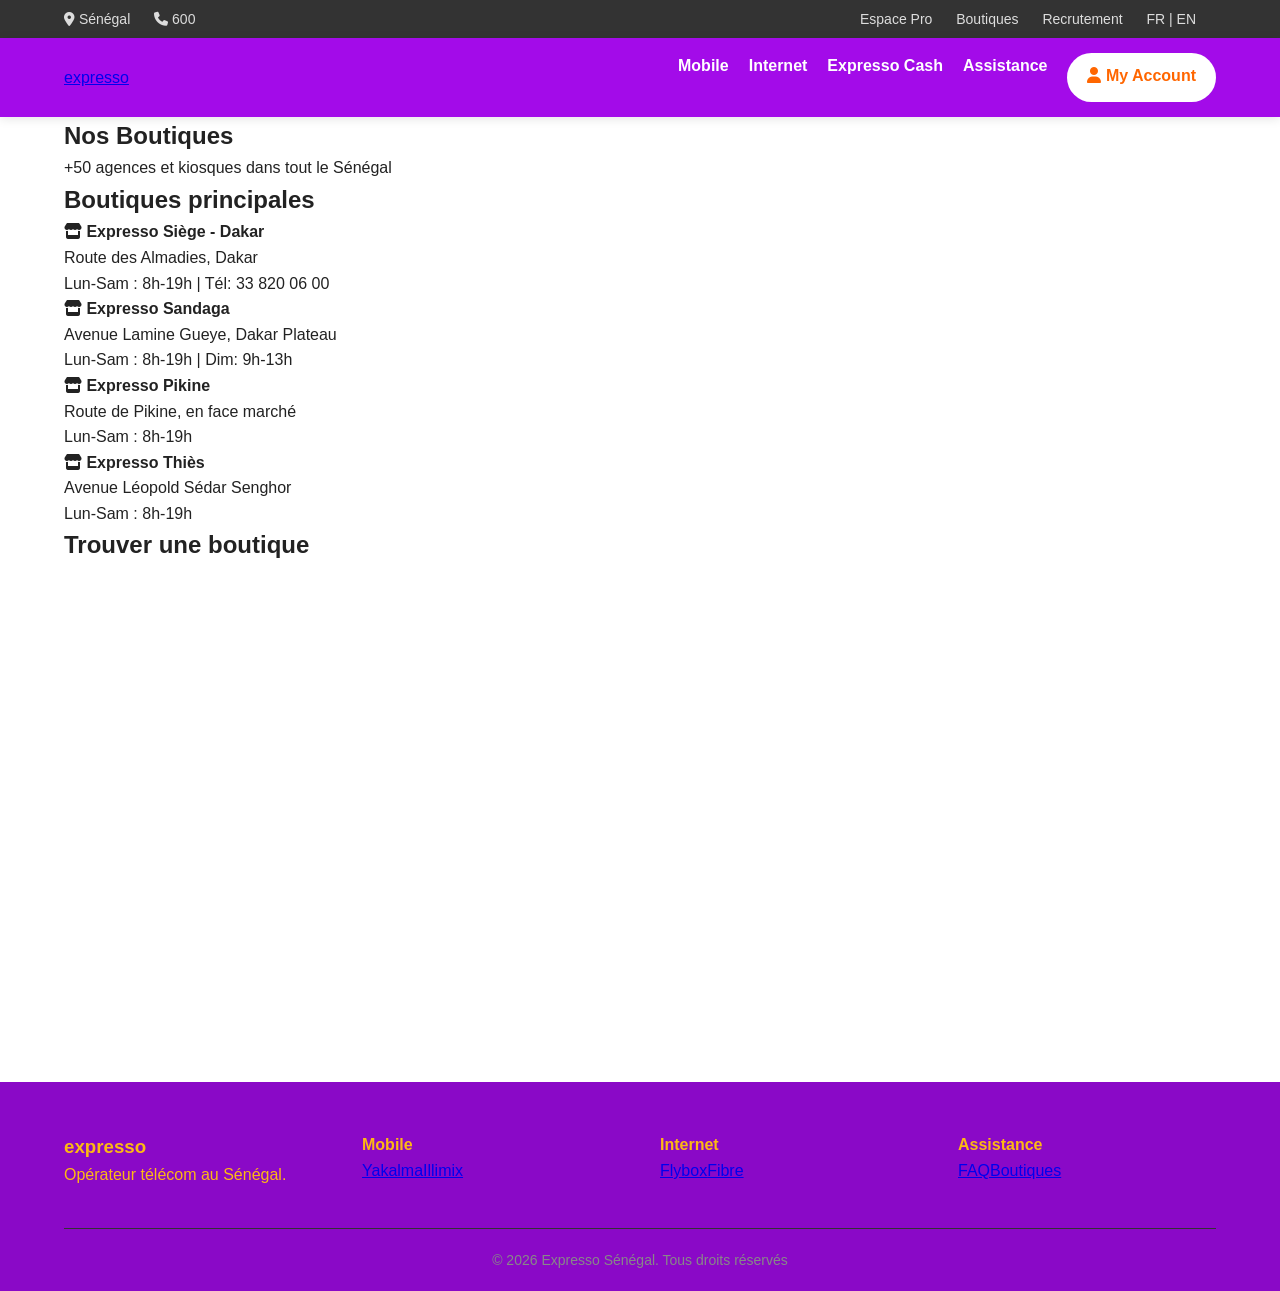
<file: boutique.html>
<!DOCTYPE html>
<html lang="fr">
<head>
    <meta charset="UTF-8">
    <meta name="viewport" content="width=device-width, initial-scale=1.0">
    <title>Nos Boutiques Expresso | Expresso</title>
    <link rel="stylesheet" href="style.css">
    <link rel="stylesheet" href="https://cdnjs.cloudflare.com/ajax/libs/font-awesome/6.4.0/css/all.min.css">
</head>
<body>
    <div class="top-bar">
        <div class="container">
            <div class="top-left">
                <a href="#"><i class="fas fa-map-marker-alt"></i> Sénégal</a>
                <a href="tel:600"><i class="fas fa-phone"></i> 600</a>
            </div>
            <div class="top-links">
                <a href="pro.html">Espace Pro</a>
                <a href="boutiques.html" class="active">Boutiques</a>
                <a href="#">Recrutement</a>
                <a href="#">FR | EN</a>
            </div>
        </div>
    </div>

    <header>
        <div class="container">
            <a href="index.html" class="logo-text">expresso</a>
            <nav>
                <a href="mobile.html">Mobile</a>
                <a href="internet.html">Internet</a>
                <a href="expressocash.html">Expresso Cash</a>
                <a href="contact.html">Assistance</a>
               <a href="compte.html" class="btn-login"><i class="fas fa-user"></i> My Account</a>
            </nav>
            <div class="burger"><i class="fas fa-bars"></i></div>
        </div>
    </header>

    <section class="page-hero">
        <div class="container">
            <h1>Nos Boutiques</h1>
            <p>+50 agences et kiosques dans tout le Sénégal</p>
        </div>
    </section>

    <section class="contact-page">
        <div class="container">
            <div class="contact-grid">
                <div class="faq-section">
                    <h2>Boutiques principales</h2>
                    <div class="faq-item">
                        <h4><i class="fas fa-store"></i> Expresso Siège - Dakar</h4>
                        <p>Route des Almadies, Dakar<br>Lun-Sam : 8h-19h | Tél: 33 820 06 00</p>
                    </div>
                    <div class="faq-item">
                        <h4><i class="fas fa-store"></i> Expresso Sandaga</h4>
                        <p>Avenue Lamine Gueye, Dakar Plateau<br>Lun-Sam : 8h-19h | Dim: 9h-13h</p>
                    </div>
                    <div class="faq-item">
                        <h4><i class="fas fa-store"></i> Expresso Pikine</h4>
                        <p>Route de Pikine, en face marché<br>Lun-Sam : 8h-19h</p>
                    </div>
                    <div class="faq-item">
                        <h4><i class="fas fa-store"></i> Expresso Thiès</h4>
                        <p>Avenue Léopold Sédar Senghor<br>Lun-Sam : 8h-19h</p>
                    </div>
                </div>
                
                <div class="map-container">
                    <h2>Trouver une boutique</h2>
                    <iframe src="https://www.google.com/maps/embed?pb=!1m18!1m12!1m3!1d246862.839729748!2d-17.545!3d14.764!2m3!1f0!2f0!3m2!1i1024!2i768!4f13.1!3m3!1m2!1s0xec172f5b8bf63b7%3A0x4c3e7d4c5e3a2b1a!2sExpresso%20Senegal!5e0!3m2!1sfr!2ssn!4v1700000000000" width="100%" height="450" style="border:0; border-radius: 10px;" allowfullscreen="" loading="lazy"></iframe>
                </div>
            </div>
        </div>
    </section>

    <footer>
        <div class="container">
            <div class="footer-grid">
                <div><h3>expresso</h3><p>Opérateur télécom au Sénégal.</p></div>
                <div><h4>Mobile</h4><a href="mobile.html">Yakalma</a><a href="mobile.html">Illimix</a></div>
                <div><h4>Internet</h4><a href="internet.html">Flybox</a><a href="internet.html">Fibre</a></div>
                <div><h4>Assistance</h4><a href="contact.html">FAQ</a><a href="boutiques.html">Boutiques</a></div>
            </div>
            <div class="footer-bottom"><p>&copy; 2026 Expresso Sénégal. Tous droits réservés</p></div>
        </div>
    </footer>
    <script src="script.js"></script>
</body>
</html>
</file>
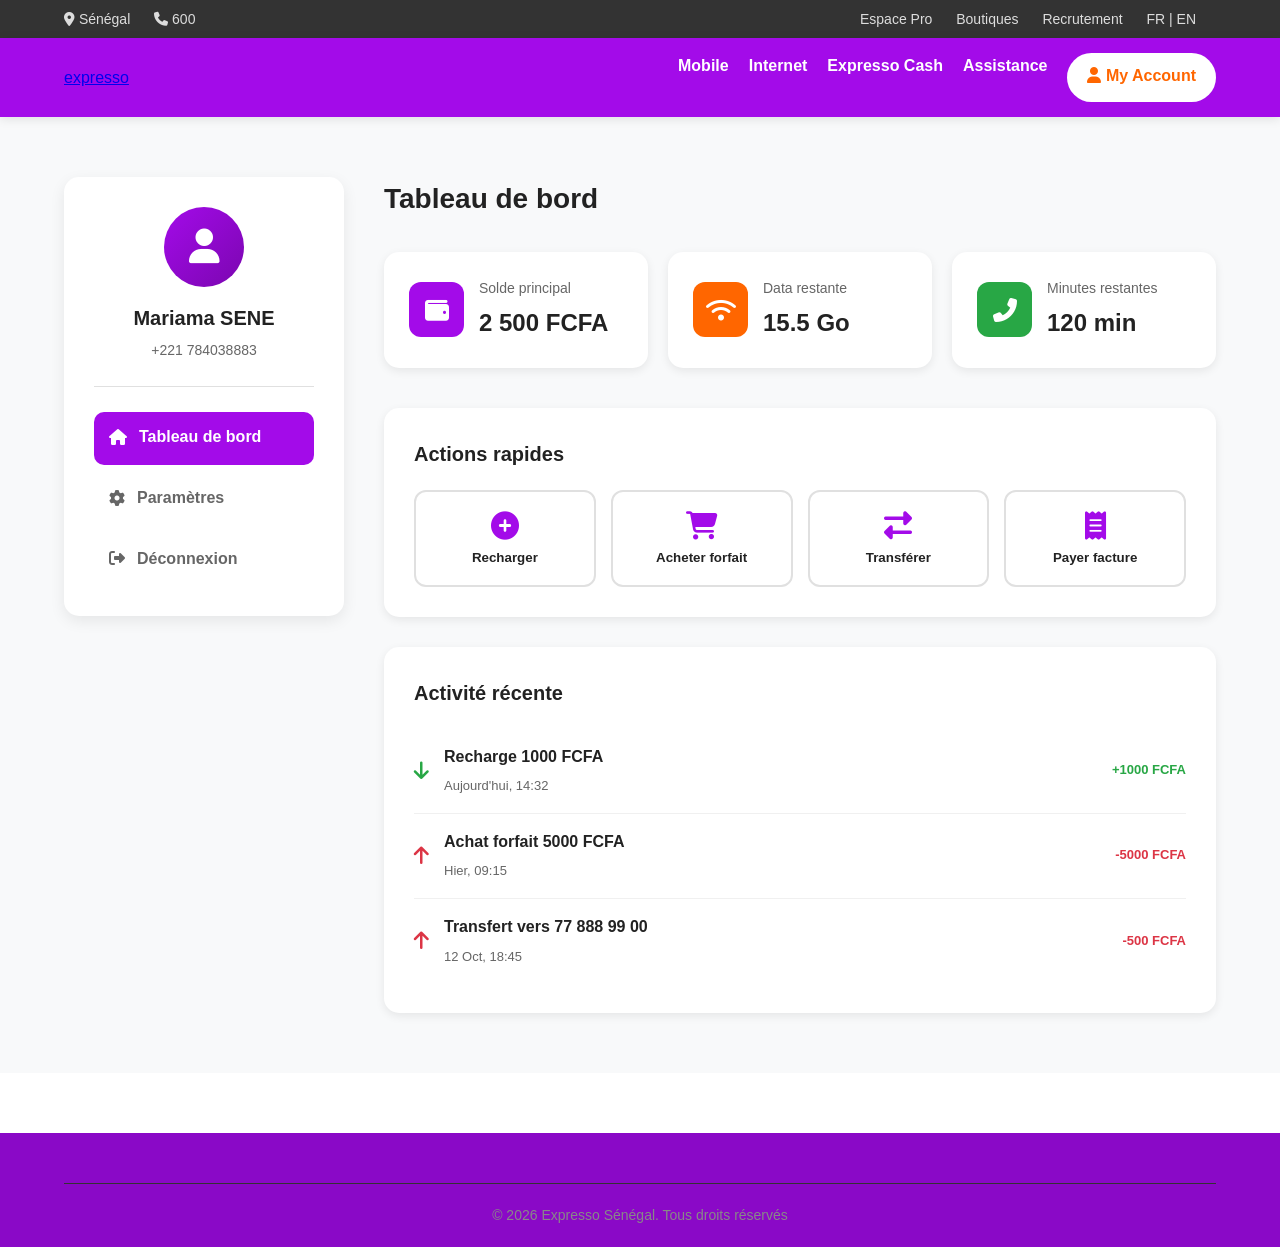
<file: compte.html>
<!DOCTYPE html>
<html lang="fr">
<head>
    <meta charset="UTF-8">
    <meta name="viewport" content="width=device-width, initial-scale=1.0">
    <title>Mon Compte | Expresso</title>
    <link rel="stylesheet" href="style.css">
    <link rel="stylesheet" href="https://cdnjs.cloudflare.com/ajax/libs/font-awesome/6.4.0/css/all.min.css">
</head>
<body class="compte-page">
    <div class="top-bar">
        <div class="container">
            <div class="top-left">
                <a href="#"><i class="fas fa-map-marker-alt"></i> Sénégal</a>
                <a href="tel:600"><i class="fas fa-phone"></i> 600</a>
            </div>
            <div class="top-links">
                <a href="pro.html">Espace Pro</a>
                <a href="boutiques.html">Boutiques</a>
                <a href="#">Recrutement</a>
                <a href="#">FR | EN</a>
            </div>
        </div>
    </div>

    <header>
        <div class="container">
            <a href="index.html" class="logo-text">expresso</a>
            <nav>
                <a href="mobile.html">Mobile</a>
                <a href="internet.html">Internet</a>
                <a href="expressocash.html">Expresso Cash</a>
                <a href="contact.html">Assistance</a>
                <a href="compte.html" class="btn-login active"><i class="fas fa-user"></i> My Account</a>
            </nav>
            <div class="burger"><i class="fas fa-bars"></i></div>
        </div>
    </header>

    <section class="account-wrapper">
        <div class="container">
            <div class="account-grid">
                
                <!-- SIDEBAR -->
                <aside class="account-sidebar">
                    <div class="user-info">
                        <div class="avatar">
                            <i class="fas fa-user"></i>
                        </div>
                        <h3>Mariama SENE</h3>
                        <p>+221 784038883</p>
                    </div>
                    
                    <nav class="account-nav">
                        <a href="compte.html" class="active"><i class="fas fa-home"></i> Tableau de bord</a>
                        <a href="parametres.html"><i class="fas fa-cog"></i> Paramètres</a>
                        <a href="index.html"><i class="fas fa-sign-out-alt"></i> Déconnexion</a>
                    </nav>
                </aside>

                <!-- CONTENU -->
                <div class="account-content">
                    <h2>Tableau de bord</h2>
                    
                    <div class="stats-grid">
                        <div class="stat-card">
                            <div class="stat-icon" style="background:#a30be9;">
                                <i class="fas fa-wallet"></i>
                            </div>
                            <div>
                                <p>Solde principal</p>
                                <h3>2 500 FCFA</h3>
                            </div>
                        </div>
                        
                        <div class="stat-card">
                            <div class="stat-icon" style="background:#ff6600;">
                                <i class="fas fa-wifi"></i>
                            </div>
                            <div>
                                <p>Data restante</p>
                                <h3>15.5 Go</h3>
                            </div>
                        </div>
                        
                        <div class="stat-card">
                            <div class="stat-icon" style="background:#28a745;">
                                <i class="fas fa-phone-alt"></i>
                            </div>
                            <div>
                                <p>Minutes restantes</p>
                                <h3>120 min</h3>
                            </div>
                        </div>
                    </div>

                    <div class="quick-actions">
                        <h3>Actions rapides</h3>
                        <div class="actions-grid">
                            <button class="action-btn">
                                <i class="fas fa-plus-circle"></i>
                                <span>Recharger</span>
                            </button>
                            <button class="action-btn">
                                <i class="fas fa-shopping-cart"></i>
                                <span>Acheter forfait</span>
                            </button>
                            <button class="action-btn">
                                <i class="fas fa-exchange-alt"></i>
                                <span>Transférer</span>
                            </button>
                            <button class="action-btn">
                                <i class="fas fa-receipt"></i>
                                <span>Payer facture</span>
                            </button>
                        </div>
                    </div>

                    <div class="recent-activity">
                        <h3>Activité récente</h3>
                        <div class="activity-list">
                            <div class="activity-item">
                                <i class="fas fa-arrow-down" style="color:#28a745;"></i>
                                <div>
                                    <p>Recharge 1000 FCFA</p>
                                    <span>Aujourd'hui, 14:32</span>
                                </div>
                                <span class="amount plus">+1000 FCFA</span>
                            </div>
                            <div class="activity-item">
                                <i class="fas fa-arrow-up" style="color:#dc3545;"></i>
                                <div>
                                    <p>Achat forfait 5000 FCFA</p>
                                    <span>Hier, 09:15</span>
                                </div>
                                <span class="amount minus">-5000 FCFA</span>
                            </div>
                            <div class="activity-item">
                                <i class="fas fa-arrow-up" style="color:#dc3545;"></i>
                                <div>
                                    <p>Transfert vers 77 888 99 00</p>
                                    <span>12 Oct, 18:45</span>
                                </div>
                                <span class="amount minus">-500 FCFA</span>
                            </div>
                        </div>
                    </div>
                </div>
            </div>
        </div>
    </section>

    <footer>
        <div class="container">
            <div class="footer-bottom"><p>&copy; 2026 Expresso Sénégal. Tous droits réservés</p></div>
        </div>
    </footer>
    
    <script src="script.js"></script>
</body>
</html>
</file>
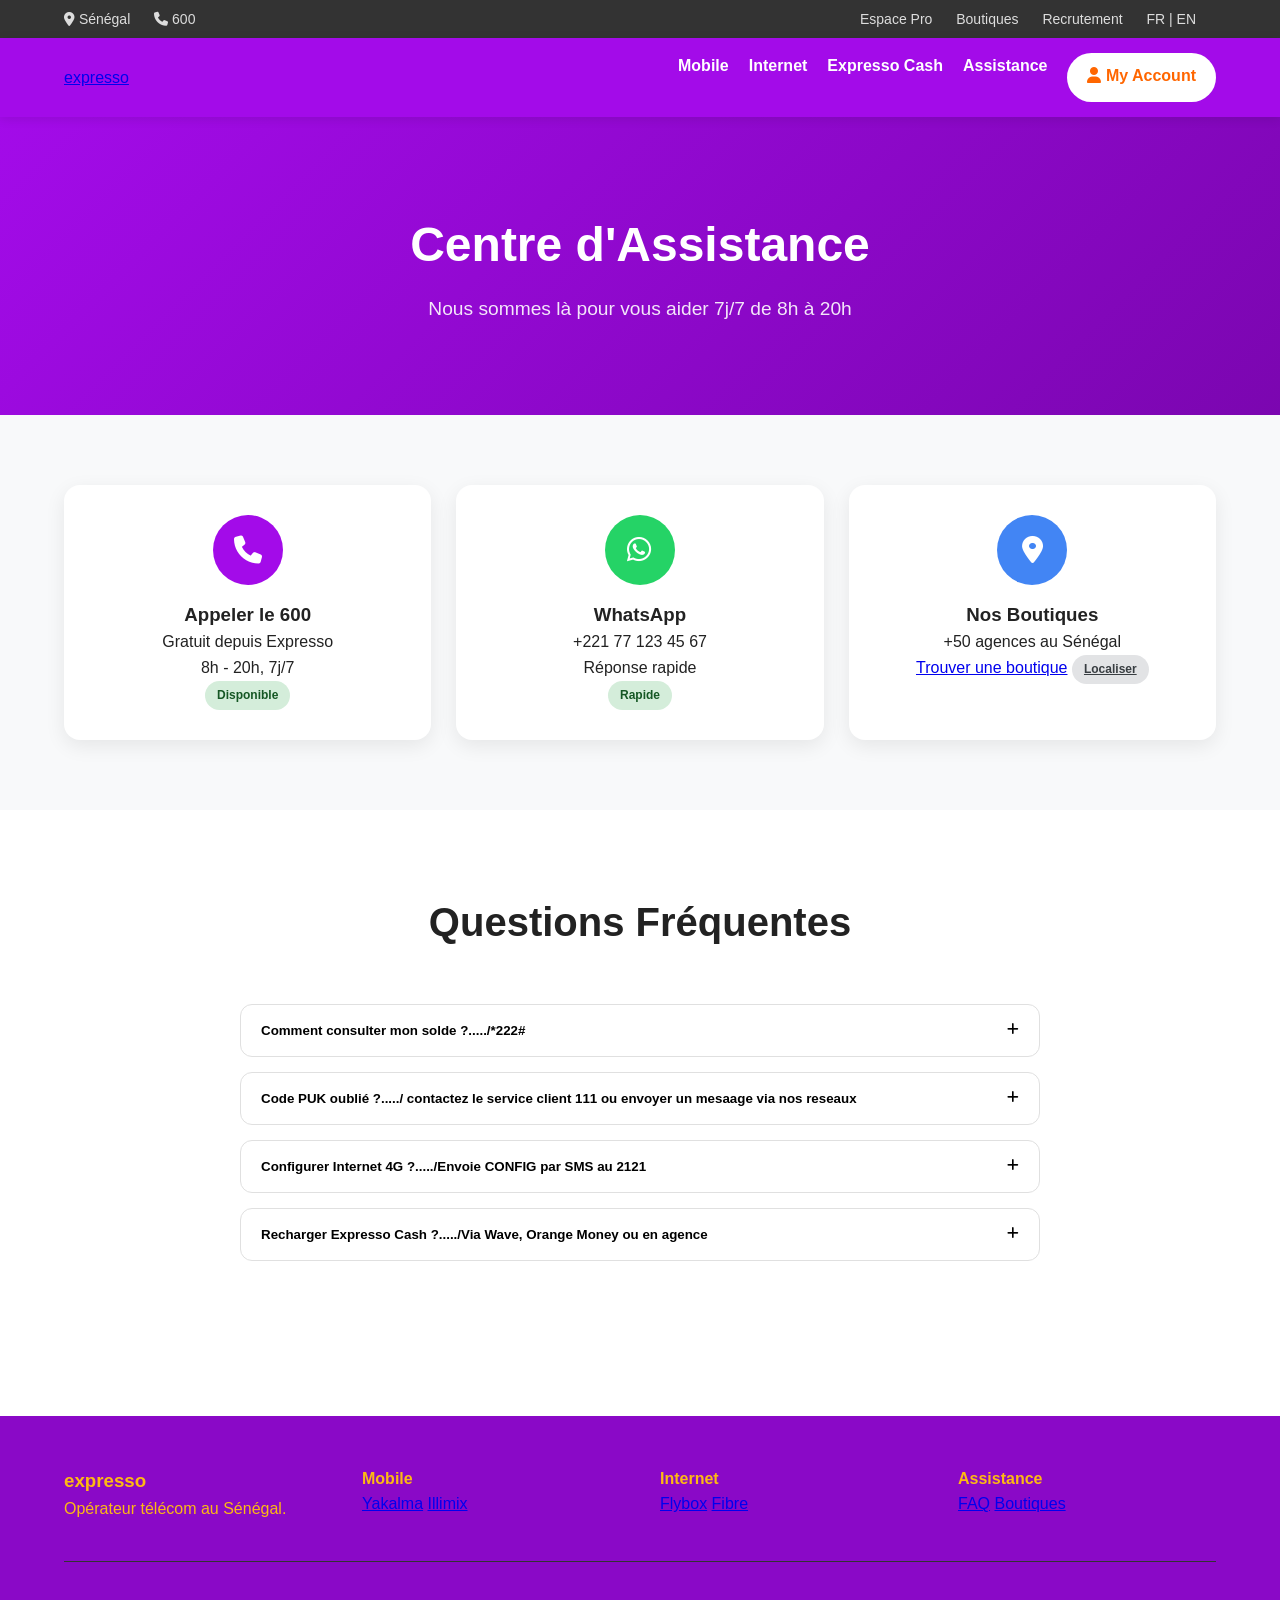
<file: contact.html>
<!DOCTYPE html>
<html lang="fr">
<head>
    <meta charset="UTF-8">
    <meta name="viewport" content="width=device-width, initial-scale=1.0">
    <title>Assistance & Contact | Expresso</title>
    <link rel="stylesheet" href="style.css">
    <link rel="stylesheet" href="https://cdnjs.cloudflare.com/ajax/libs/font-awesome/6.4.0/css/all.min.css">
</head>

<body class="assistance-page">

    <!-- TOP BAR -->
    <div class="top-bar">
        <div class="container">
            <div class="top-left">
                <a href="#"><i class="fas fa-map-marker-alt"></i> Sénégal</a>
                <a href="tel:600"><i class="fas fa-phone"></i> 600</a>
            </div>
            <div class="top-links">
                <a href="pro.html">Espace Pro</a>
                <a href="boutiques.html">Boutiques</a>
                <a href="#">Recrutement</a>
                <a href="#">FR | EN</a>
            </div>
        </div>
    </div>

    <!-- HEADER -->
    <header>
        <div class="container">
            <a href="index.html" class="logo-text">expresso</a>

            <nav>
                <a href="mobile.html">Mobile</a>
                <a href="internet.html">Internet</a>
                <a href="expressocash.html">Expresso Cash</a>
                <a href="contact.html" class="active">Assistance</a>
                <a href="compte.html" class="btn-login">
                    <i class="fas fa-user"></i> My Account
                </a>
            </nav>

            <div class="burger">
                <i class="fas fa-bars"></i>
            </div>
        </div>
    </header>

    <!-- HERO CORRIGÉ -->
    <section class="hero-assistance">
        <div class="container">
            <h1>Centre d'Assistance</h1>
            <p>Nous sommes là pour vous aider 7j/7 de 8h à 20h</p>
        </div>
    </section>

    <!-- CONTACT RAPIDE (CORRIGÉ POUR TON CSS) -->
    <section class="contact-rapide">
        <div class="container">
            <div class="contact-grid">

                <div class="contact-card">
                    <div class="icon-circle">
                        <i class="fas fa-phone"></i>
                    </div>
                    <h3>Appeler le 600</h3>
                    <p>Gratuit depuis Expresso<br>8h - 20h, 7j/7</p>
                    <span class="badge-green">Disponible</span>
                </div>

                <div class="contact-card">
                    <div class="icon-circle whatsapp">
                        <i class="fab fa-whatsapp"></i>
                    </div>
                    <h3>WhatsApp</h3>
                    <p>+221 77 123 45 67<br>Réponse rapide</p>
                    <span class="badge-green">Rapide</span>
                </div>

                <div class="contact-card">
                    <div class="icon-circle location">
                        <i class="fas fa-map-marker-alt"></i>
                    </div>
                    <h3>Nos Boutiques</h3>
                    <p>+50 agences au Sénégal</p>
                    <a href="https://www.expressotelecom.sn/nos-boutiques/" target="_blank">Trouver une boutique</a>
                    <a href="https://www.google.com/maps/search/Expresso+Senegal" target="_blank" class="badge-gray">Localiser</a>
                </div>

            </div>
        </div>
    </section>

    <!-- FAQ (RESTE OK AVEC TON CSS) -->
    <section class="faq-section">
        <div class="container">

            <h2 class="section-title">Questions Fréquentes</h2>

            <div class="faq-container">

                <div class="faq-item">
                    <button class="faq-question">
                        Comment consulter mon solde ?...../*222#
                        <i class="fas fa-plus"></i>
                    </button>
                    <div class="faq-answer">
                        <p>Tape #100# et lance l'appel. Ou via My Expresso App.</p>
                    </div>
                </div>

                <div class="faq-item">
                    <button class="faq-question">
                        Code PUK oublié ?...../ contactez le service client 111 ou envoyer un mesaage via nos reseaux
                        <i class="fas fa-plus"></i>
                    </button>
                    <div class="faq-answer">
                        <p>Appelle le 600 avec ta pièce d'identité ou va en agence.</p>
                    </div>
                </div>

                <div class="faq-item">
                    <button class="faq-question">
                        Configurer Internet 4G ?...../Envoie CONFIG par SMS au 2121
                        <i class="fas fa-plus"></i>
                    </button>
                    <div class="faq-answer">
                        <p>Envoie CONFIG par SMS au 2121.</p>
                    </div>
                </div>

                <div class="faq-item">
                    <button class="faq-question">
                        Recharger Expresso Cash ?...../Via Wave, Orange Money ou en agence
                        <i class="fas fa-plus"></i>
                    </button>
                    <div class="faq-answer">
                        <p>Via Wave, Orange Money ou en agence.</p>
                    </div>
                </div>

            </div>
        </div>
    </section>

    <!-- FOOTER -->
    <footer>
        <div class="container">
            <div class="footer-grid">
                <div>
                    <h3>expresso</h3>
                    <p>Opérateur télécom au Sénégal.</p>
                </div>

                <div>
                    <h4>Mobile</h4>
                    <a href="mobile.html">Yakalma</a>
                    <a href="mobile.html">Illimix</a>
                </div>

                <div>
                    <h4>Internet</h4>
                    <a href="internet.html">Flybox</a>
                    <a href="internet.html">Fibre</a>
                </div>

                <div>
                    <h4>Assistance</h4>
                    <a href="contact.html">FAQ</a>
                    <a href="boutiques.html">Boutiques</a>
                </div>
            </div>

            <div class="footer-bottom">
</file>
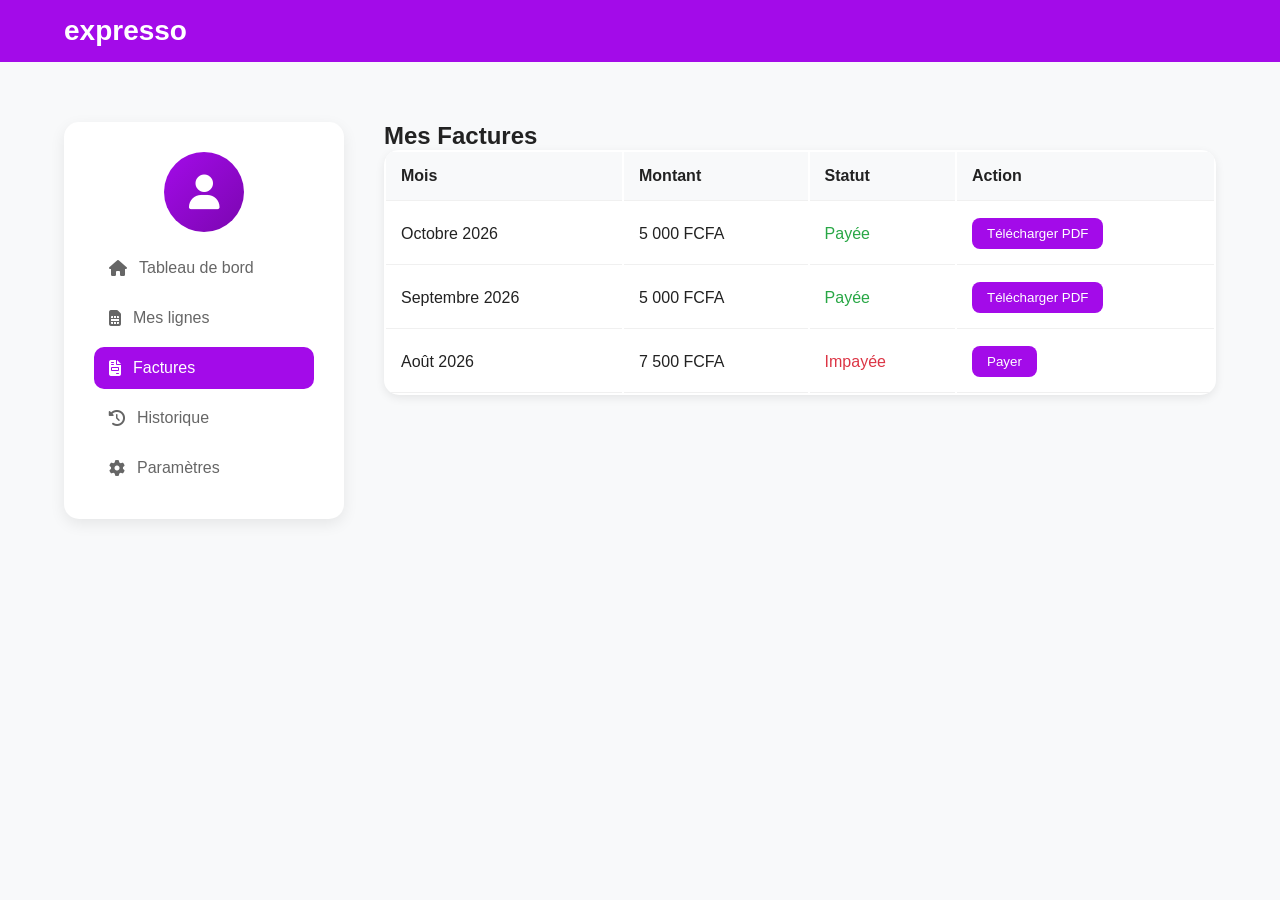
<file: factures.html>
<!DOCTYPE html>
<html lang="fr">
<head>
<meta charset="UTF-8">
<meta name="viewport" content="width=device-width, initial-scale=1.0">
<title>Factures | Expresso</title>
<link rel="stylesheet" href="https://cdnjs.cloudflare.com/ajax/libs/font-awesome/6.4.0/css/all.min.css">
<style>
:root{--primary:#a30be9;--gray:#666;}
*{margin:0;padding:0;box-sizing:border-box;font-family:'Poppins',Arial,sans-serif;}
body{background:#f8f9fa;color:#222;}
.container{width:90%;max-width:1300px;margin:auto;}
header{background:var(--primary);padding:15px 0;}
header .container{display:flex;justify-content:space-between;align-items:center;}
.logo-text{color:#fff;font-size:28px;font-weight:700;text-decoration:none;}
.compte-page .account-wrapper{padding:60px 0;min-height:70vh;}
.compte-page .account-grid{display:grid;grid-template-columns:280px 1fr;gap:40px;}
.compte-page .account-sidebar{background:#fff;border-radius:15px;padding:30px;box-shadow:0 5px 15px rgba(0,0,0,0.08);}
.compte-page .avatar{width:80px;height:80px;border-radius:50%;background:linear-gradient(135deg,#a30be9,#7b06b0);display:flex;align-items:center;justify-content:center;margin:0 auto 15px;font-size:35px;color:#fff;}
.compte-page .account-nav{display:flex;flex-direction:column;gap:8px;}
.compte-page .account-nav a{padding:12px 15px;border-radius:10px;color:#666;text-decoration:none;display:flex;align-items:center;gap:12px;}
.compte-page .account-nav a:hover,.compte-page .account-nav a.active{background:#a30be9;color:#fff;}
.facture-table{width:100%;background:#fff;border-radius:15px;overflow:hidden;box-shadow:0 3px 10px rgba(0,0,0,0.08);}
.facture-table th,.facture-table td{padding:15px;text-align:left;border-bottom:1px solid #f0f0f0;}
.facture-table th{background:#f8f9fa;font-weight:600;}
.facture-table button{padding:8px 15px;background:var(--primary);color:#fff;border:none;border-radius:8px;cursor:pointer;}
@media(max-width:992px){.compte-page .account-grid{grid-template-columns:1fr;}}
</style>
</head>
<body class="compte-page">
<header><div class="container"><a href="index.html" class="logo-text">expresso</a></div></header>

<section class="account-wrapper">
<div class="container">
<div class="account-grid">
<aside class="account-sidebar">
<div class="avatar"><i class="fas fa-user"></i></div>
<nav class="account-nav">
<a href="compte.html"><i class="fas fa-home"></i> Tableau de bord</a>
<a href="mes-lignes.html"><i class="fas fa-sim-card"></i> Mes lignes</a>
<a href="factures.html" class="active"><i class="fas fa-file-invoice"></i> Factures</a>
<a href="historique.html"><i class="fas fa-history"></i> Historique</a>
<a href="parametres.html"><i class="fas fa-cog"></i> Paramètres</a>
</nav>
</aside>

<div class="account-content">
<h2>Mes Factures</h2>
<table class="facture-table">
<tr><th>Mois</th><th>Montant</th><th>Statut</th><th>Action</th></tr>
<tr><td>Octobre 2026</td><td>5 000 FCFA</td><td style="color:#28a745;">Payée</td><td><button>Télécharger PDF</button></td></tr>
<tr><td>Septembre 2026</td><td>5 000 FCFA</td><td style="color:#28a745;">Payée</td><td><button>Télécharger PDF</button></td></tr>
<tr><td>Août 2026</td><td>7 500 FCFA</td><td style="color:#dc3545;">Impayée</td><td><button>Payer</button></td></tr>
</table>
</div>
</div>
</div>
</section>
</body>
</html>
</file>
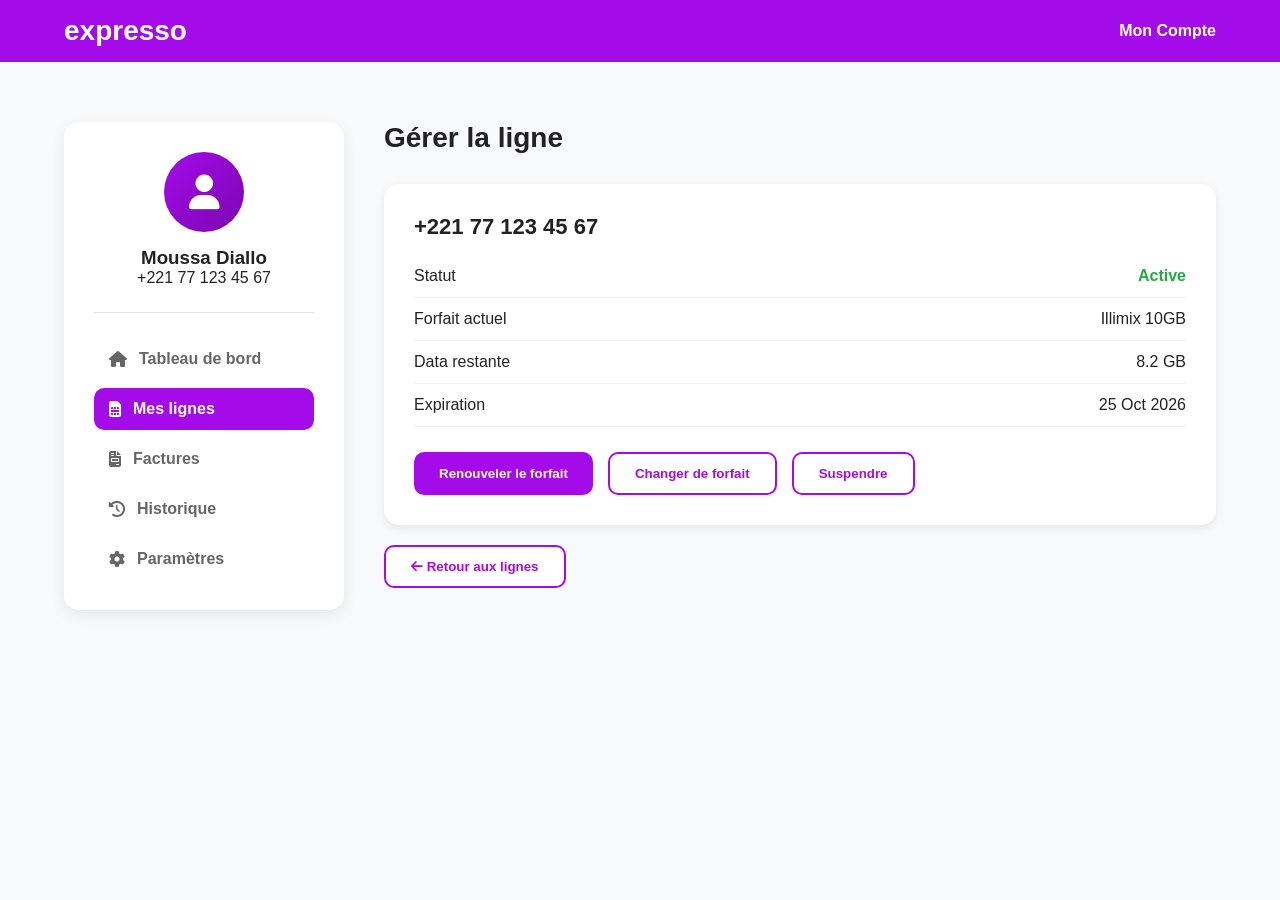
<file: gerer-lignes.html>
<!DOCTYPE html>
<html lang="fr">
<head>
<meta charset="UTF-8">
<meta name="viewport" content="width=device-width, initial-scale=1.0">
<title>Gérer la ligne | Expresso</title>
<link rel="stylesheet" href="https://cdnjs.cloudflare.com/ajax/libs/font-awesome/6.4.0/css/all.min.css">
<style>
/* CSS SCOPED COMPTE */
:root{--primary:#a30be9;--accent:#ff6600;--dark:#222;--gray:#666;}
*{margin:0;padding:0;box-sizing:border-box;font-family:'Poppins',Arial,sans-serif;}
body{background:#f8f9fa;color:var(--dark);}
.container{width:90%;max-width:1300px;margin:auto;}
header{background:var(--primary);padding:15px 0;position:sticky;top:0;z-index:1000;}
header .container{display:flex;justify-content:space-between;align-items:center;}
.logo-text{color:#fff;font-size:28px;font-weight:700;text-decoration:none;}
nav{display:flex;gap:20px;}
nav a{color:#fff;font-weight:600;text-decoration:none;}

.compte-page .account-wrapper{padding:60px 0;min-height:70vh;}
.compte-page .account-grid{display:grid;grid-template-columns:280px 1fr;gap:40px;}
.compte-page .account-sidebar{background:#fff;border-radius:15px;padding:30px;box-shadow:0 5px 15px rgba(0,0,0,0.08);}
.compte-page .user-info{text-align:center;padding-bottom:25px;border-bottom:1px solid #e0e0e0;margin-bottom:25px;}
.compte-page .avatar{width:80px;height:80px;border-radius:50%;background:linear-gradient(135deg,#a30be9,#7b06b0);display:flex;align-items:center;justify-content:center;margin:0 auto 15px;font-size:35px;color:#fff;}
.compte-page .account-nav{display:flex;flex-direction:column;gap:8px;}
.compte-page .account-nav a{padding:12px 15px;border-radius:10px;color:#666;text-decoration:none;display:flex;align-items:center;gap:12px;transition:0.3s;}
.compte-page .account-nav a:hover,.compte-page .account-nav a.active{background:#a30be9;color:#fff;}

.compte-page .account-content h2{font-size:28px;margin-bottom:30px;}

.manage-card{background:#fff;padding:30px;border-radius:15px;box-shadow:0 3px 10px rgba(0,0,0,0.08);margin-bottom:20px;}
.manage-card h3{margin-bottom:15px;font-size:22px;}
.manage-card p{color:var(--gray);margin-bottom:10px;}
.info-row{display:flex;justify-content:space-between;padding:12px 0;border-bottom:1px solid #f0f0f0;}
.info-row:last-child{border-bottom:none;}
.btn-group{display:flex;gap:15px;margin-top:25px;flex-wrap:wrap;}
.btn-primary{padding:12px 25px;background:var(--primary);color:#fff;border:none;border-radius:10px;cursor:pointer;font-weight:600;transition:0.3s;}
.btn-primary:hover{background:#8a09c7;}
.btn-secondary{padding:12px 25px;background:#fff;color:var(--primary);border:2px solid var(--primary);border-radius:10px;cursor:pointer;font-weight:600;transition:0.3s;}
.btn-secondary:hover{background:#f8f4ff;}

@media(max-width:992px){.compte-page .account-grid{grid-template-columns:1fr;}}
@media(max-width:600px){.btn-group{flex-direction:column;}}
</style>
</head>
<body class="compte-page">

<header>
<div class="container">
<a href="index.html" class="logo-text">expresso</a>
<nav><a href="compte.html">Mon Compte</a></nav>
</div>
</header>

<section class="account-wrapper">
<div class="container">
<div class="account-grid">

<aside class="account-sidebar">
<div class="user-info">
<div class="avatar"><i class="fas fa-user"></i></div>
<h3>Moussa Diallo</h3>
<p>+221 77 123 45 67</p>
</div>
<nav class="account-nav">
<a href="compte.html"><i class="fas fa-home"></i> Tableau de bord</a>
<a href="mes-lignes.html" class="active"><i class="fas fa-sim-card"></i> Mes lignes</a>
<a href="factures.html"><i class="fas fa-file-invoice"></i> Factures</a>
<a href="historique.html"><i class="fas fa-history"></i> Historique</a>
<a href="parametres.html"><i class="fas fa-cog"></i> Paramètres</a>
</nav>
</aside>

<div class="account-content">
<h2>Gérer la ligne</h2>

<div class="manage-card">
<h3>+221 77 123 45 67</h3>
<div class="info-row">
<span>Statut</span>
<span style="color:#28a745;font-weight:600;">Active</span>
</div>
<div class="info-row">
<span>Forfait actuel</span>
<span>Illimix 10GB</span>
</div>
<div class="info-row">
<span>Data restante</span>
<span>8.2 GB</span>
</div>
<div class="info-row">
<span>Expiration</span>
<span>25 Oct 2026</span>
</div>

<div class="btn-group">
<button class="btn-primary" onclick="alert('Renouveler le forfait')">Renouveler le forfait</button>
<button class="btn-secondary" onclick="alert('Changer de forfait')">Changer de forfait</button>
<button class="btn-secondary" onclick="alert('Suspendre la ligne')">Suspendre</button>
</div>
</div>

<button class="btn-secondary" onclick="window.location.href='mes-lignes.html'">
<i class="fas fa-arrow-left"></i> Retour aux lignes
</button>

</div>
</div>
</div>
</section>

</body>
</html>
</file>
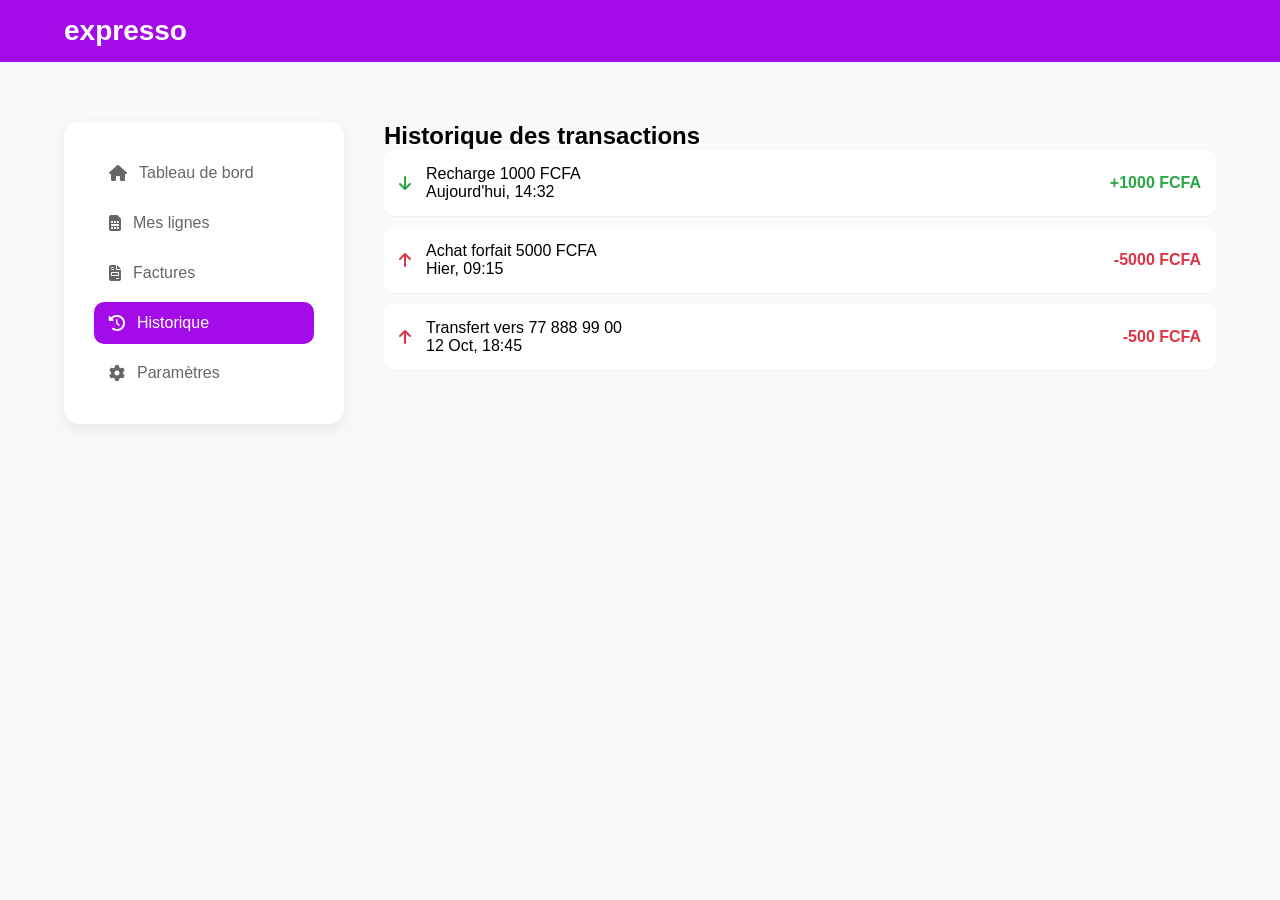
<file: historique.html>
<!DOCTYPE html>
<html lang="fr">
<head>
<meta charset="UTF-8">
<meta name="viewport" content="width=device-width, initial-scale=1.0">
<title>Historique | Expresso</title>
<link rel="stylesheet" href="https://cdnjs.cloudflare.com/ajax/libs/font-awesome/6.4.0/css/all.min.css">
<style>
:root{--primary:#a30be9;}
*{margin:0;padding:0;box-sizing:border-box;font-family:'Poppins',Arial,sans-serif;}
body{background:#f8f9fa;}
.container{width:90%;max-width:1300px;margin:auto;}
header{background:var(--primary);padding:15px 0;}
.logo-text{color:#fff;font-size:28px;font-weight:700;text-decoration:none;}
.compte-page .account-wrapper{padding:60px 0;min-height:70vh;}
.compte-page .account-grid{display:grid;grid-template-columns:280px 1fr;gap:40px;}
.compte-page .account-sidebar{background:#fff;border-radius:15px;padding:30px;box-shadow:0 5px 15px rgba(0,0,0,0.08);}
.compte-page .account-nav{display:flex;flex-direction:column;gap:8px;}
.compte-page .account-nav a{padding:12px 15px;border-radius:10px;color:#666;text-decoration:none;display:flex;align-items:center;gap:12px;}
.compte-page .account-nav a:hover,.compte-page .account-nav a.active{background:#a30be9;color:#fff;}
.activity-item{display:flex;align-items:center;gap:15px;padding:15px 0;border-bottom:1px solid #f0f0f0;background:#fff;border-radius:10px;margin-bottom:10px;padding:15px;}
.amount.plus{color:#28a745;font-weight:700;margin-left:auto;}
.amount.minus{color:#dc3545;font-weight:700;margin-left:auto;}
@media(max-width:992px){.compte-page .account-grid{grid-template-columns:1fr;}}
</style>
</head>
<body class="compte-page">
<header><div class="container"><a href="index.html" class="logo-text">expresso</a></div></header>

<section class="account-wrapper">
<div class="container">
<div class="account-grid">
<aside class="account-sidebar">
<nav class="account-nav">
<a href="compte.html"><i class="fas fa-home"></i> Tableau de bord</a>
<a href="mes-lignes.html"><i class="fas fa-sim-card"></i> Mes lignes</a>
<a href="factures.html"><i class="fas fa-file-invoice"></i> Factures</a>
<a href="historique.html" class="active"><i class="fas fa-history"></i> Historique</a>
<a href="parametres.html"><i class="fas fa-cog"></i> Paramètres</a>
</nav>
</aside>

<div class="account-content">
<h2>Historique des transactions</h2>
<div class="activity-item">
<i class="fas fa-arrow-down" style="color:#28a745;"></i>
<div><p>Recharge 1000 FCFA</p><span>Aujourd'hui, 14:32</span></div>
<span class="amount plus">+1000 FCFA</span>
</div>
<div class="activity-item">
<i class="fas fa-arrow-up" style="color:#dc3545;"></i>
<div><p>Achat forfait 5000 FCFA</p><span>Hier, 09:15</span></div>
<span class="amount minus">-5000 FCFA</span>
</div>
<div class="activity-item">
<i class="fas fa-arrow-up" style="color:#dc3545;"></i>
<div><p>Transfert vers 77 888 99 00</p><span>12 Oct, 18:45</span></div>
<span class="amount minus">-500 FCFA</span>
</div>
</div>
</div>
</div>
</section>
</body>
</html>
</file>
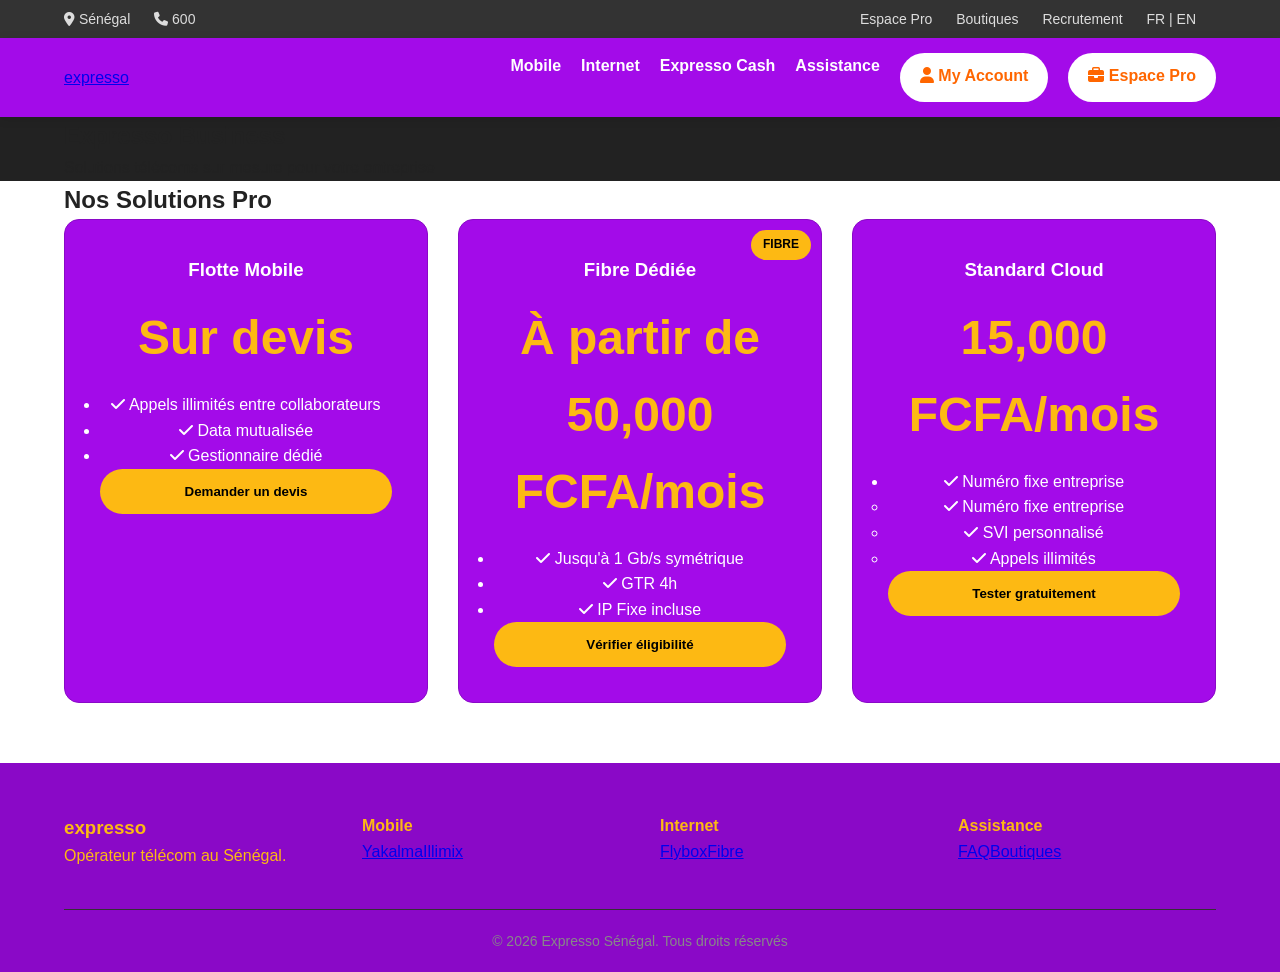
<file: mariama.html>
<!DOCTYPE html>
<html lang="fr">
<head>
    <meta charset="UTF-8">
    <meta name="viewport" content="width=device-width, initial-scale=1.0">
    <title>Expresso Pro - Solutions Entreprises | Expresso</title>
    <link rel="stylesheet" href="style.css">
    <link rel="stylesheet" href="https://cdnjs.cloudflare.com/ajax/libs/font-awesome/6.4.0/css/all.min.css">
</head>
<body>
    <div class="top-bar">
        <div class="container">
            <div class="top-left">
                <a href="#"><i class="fas fa-map-marker-alt"></i> Sénégal</a>
                <a href="tel:600"><i class="fas fa-phone"></i> 600</a>
            </div>
            <div class="top-links">
                <a href="pro.html" class="active">Espace Pro</a>
                <a href="boutiques.html">Boutiques</a>
                <a href="#">Recrutement</a>
                <a href="#">FR | EN</a>
            </div>
        </div>
    </div>

    <header>
        <div class="container">
            <a href="index.html" class="logo-text">expresso</a>
            <nav>
                <a href="mobile.html">Mobile</a>
                <a href="internet.html">Internet</a>
                <a href="expressocash.html">Expresso Cash</a>
                <a href="contact.html">Assistance</a>
                <a href="compte.html" class="btn-login"><i class="fas fa-user"></i> My Account</a>
                <a href="#" class="btn-login"><i class="fas fa-briefcase"></i> Espace Pro</a>
            </nav>
            <div class="burger"><i class="fas fa-bars"></i></div>
        </div>
    </header>

    <section class="page-hero" style="background: #222;">
        <div class="container">
            <h1>Expresso Business</h1>
            <p>Solutions télécoms sur mesure pour votre entreprise</p>
        </div>
    </section>

    <section class="offres">
        <div class="container">
            <h2 class="section-titre">Nos Solutions Pro</h2>
            <div class="cards">
                <div class="card">
                    <h3>Flotte Mobile</h3>
                    <p class="prix">Sur devis</p>
                    <ul>
                        <li><i class="fas fa-check"></i> Appels illimités entre collaborateurs</li>
                        <li><i class="fas fa-check"></i> Data mutualisée</li>
                        <li><i class="fas fa-check"></i> Gestionnaire dédié</li>
                    </ul>
                    <button>Demander un devis</button>
                </div>
                <div class="card">
                    <div class="badge orange">FIBRE</div>
                    <h3>Fibre Dédiée</h3>
                    <p class="prix">À partir de 50,000 <span>FCFA/mois</span></p>
                    <ul>
                        <li><i class="fas fa-check"></i> Jusqu'à 1 Gb/s symétrique</li>
                        <li><i class="fas fa-check"></i> GTR 4h</li>
                        <li><i class="fas fa-check"></i> IP Fixe incluse</li>
                    </ul>
                    <button>Vérifier éligibilité</button>
                </div>
                <div class="card">
                    <h3>Standard Cloud</h3>
                    <p class="prix">15,000 <span>FCFA/mois</span></p>
                    <ul>
                        <li><i class="fas fa-check"></i> Numéro fixe entreprise</li>
                        <ul>
                        <li><i class="fas fa-check"></i> Numéro fixe entreprise</li>
                        <li><i class="fas fa-check"></i> SVI personnalisé</li>
                        <li><i class="fas fa-check"></i> Appels illimités</li>
                    </ul>
                    <button>Tester gratuitement</button>
                </div>
            </div>
        </div>
    </section>

    <footer>
        <div class="container">
            <div class="footer-grid">
                <div><h3>expresso</h3><p>Opérateur télécom au Sénégal.</p></div>
                <div><h4>Mobile</h4><a href="mobile.html">Yakalma</a><a href="mobile.html">Illimix</a></div>
                <div><h4>Internet</h4><a href="internet.html">Flybox</a><a href="internet.html">Fibre</a></div>
                <div><h4>Assistance</h4><a href="contact.html">FAQ</a><a href="boutiques.html">Boutiques</a></div>
            </div>
            <div class="footer-bottom"><p>&copy; 2026 Expresso Sénégal. Tous droits réservés</p></div>
        </div>
    </footer>
    <script src="script.js"></script>
</body>
</html>
</file>
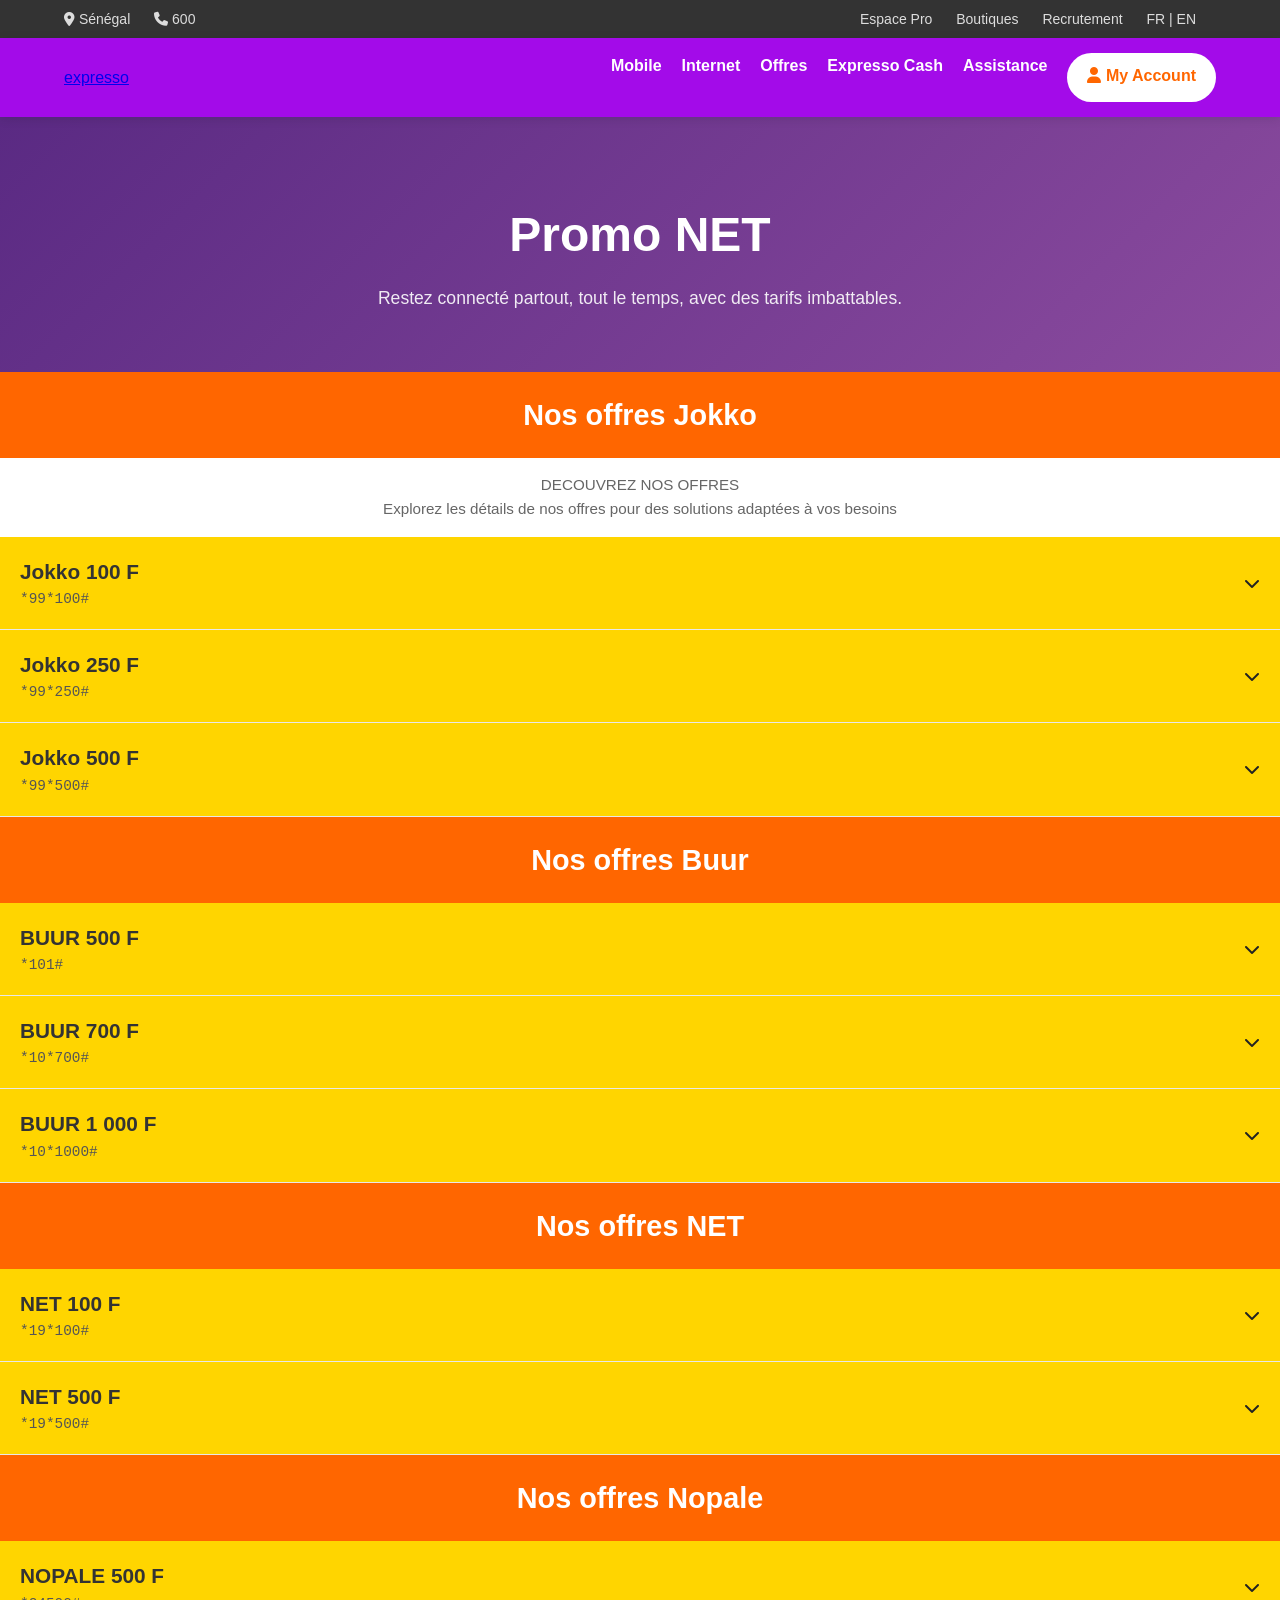
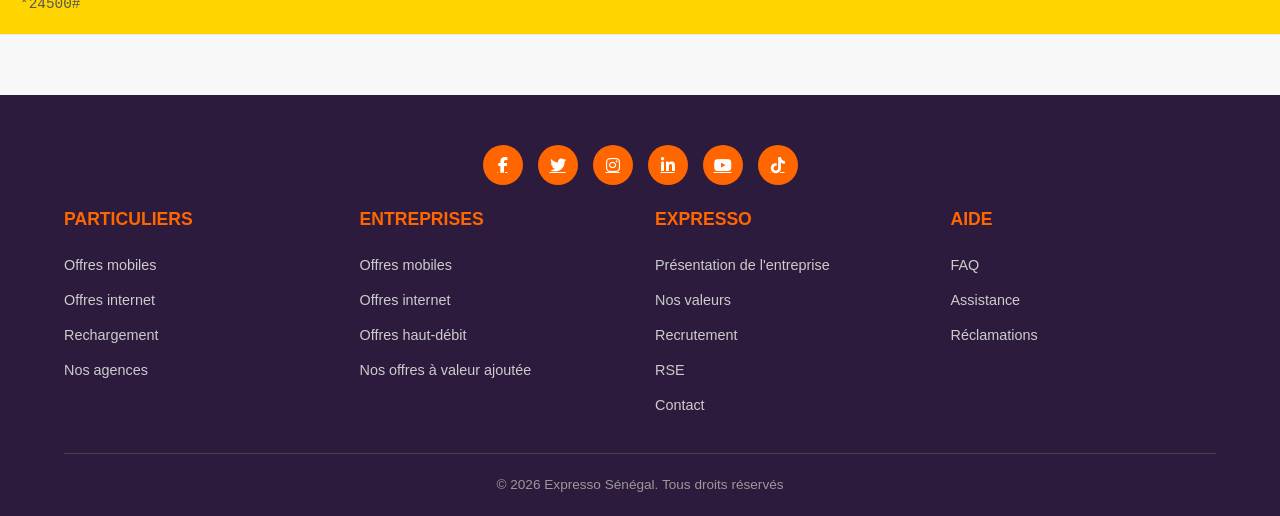
<file: offres.html>
<!DOCTYPE html>
<html lang="fr">
<head>
    <meta charset="UTF-8">
    <meta name="viewport" content="width=device-width, initial-scale=1.0">
    <title>Offres - Expresso Sénégal</title>
    <link rel="stylesheet" href="style.css">
    <link rel="stylesheet" href="https://cdnjs.cloudflare.com/ajax/libs/font-awesome/6.4.0/css/all.min.css">
    <style>
        /* Style exact Expresso */
        body { background: #f8f8f8; }
        .promo-header { background: linear-gradient(135deg, #5a2a83 0%, #8b4b9e 100%); padding: 80px 0 60px 0; color: white; text-align: center; }
        .promo-header h1 { font-size: 3rem; font-weight: 700; margin-bottom: 10px; }
        .promo-header p { font-size: 1.1rem; opacity: 0.9; }
        
        .offers-main { padding: 0; }
        .offer-section { margin-bottom: 0; }
        .section-title { background: #ff6600; color: white; padding: 20px 0; text-align: center; font-size: 1.8rem; font-weight: 700; }
        .section-subtitle { text-align: center; padding: 15px; background: white; color: #666; font-size: 0.95rem; }
        
        .offer-block { background: white; border-bottom: 1px solid #e8e8e8; }
        .offer-header { background: #ffd500; padding: 18px 20px; display: flex; justify-content: space-between; align-items: center; cursor: pointer; }
        .offer-name { font-size: 1.3rem; font-weight: 700; color: #333; }
        .offer-code { font-size: 0.9rem; color: #555; font-family: monospace; }
        
        .offer-details { padding: 20px; display: none; background: #fff; }
        .offer-details.active { display: block; }
        .offer-price { font-size: 1.1rem; font-weight: 600; color: #333; margin-bottom: 10px; }
        .offer-info { display: flex; gap: 20px; margin: 15px 0; flex-wrap: wrap; }
        .offer-info-item { display: flex; align-items: center; gap: 8px; color: #555; font-size: 0.95rem; }
        .offer-info-item i { color: #5a2a83; }
        
        .btn-acheter { background: #5a2a83; color: white; border: none; padding: 12px 40px; border-radius: 25px; font-weight: 700; cursor: pointer; margin-top: 10px; display: inline-block; }
        .btn-acheter:hover { background: #4a1f6e; }
        
        .banner-promo { background: linear-gradient(135deg, #ff6600 0%, #ff8533 100%); padding: 60px 20px; text-align: center; color: white; margin: 40px 0; }
        .banner-promo h2 { font-size: 2.5rem; font-weight: 800; margin-bottom: 15px; }
        .banner-promo p { font-size: 1.1rem; }
        
        .footer-expresso { background: #2d1b3d; color: white; padding: 50px 0 20px 0; }
        .footer-grid { display: grid; grid-template-columns: repeat(4, 1fr); gap: 30px; margin-bottom: 30px; }
        .footer-col h4 { color: #ff6600; margin-bottom: 15px; font-size: 1.1rem; }
        .footer-col a { display: block; color: #ccc; text-decoration: none; padding: 6px 0; font-size: 0.9rem; }
        .footer-col a:hover { color: #ff6600; }
        .footer-bottom { border-top: 1px solid #444; padding-top: 20px; text-align: center; color: #999; font-size: 0.85rem; }
        .social-icons { display: flex; gap: 15px; justify-content: center; margin-bottom: 20px; }
        .social-icons a { width: 40px; height: 40px; background: #ff6600; border-radius: 50%; display: flex; align-items: center; justify-content: center; color: white; }
        
        @media (max-width: 768px) {
            .footer-grid { grid-template-columns: repeat(2, 1fr); }
            .promo-header h1 { font-size: 2rem; }
        }
    </style>
</head>
<body>
    <div class="top-bar">
        <div class="container">
            <div class="top-left">
                <a href="#"><i class="fas fa-map-marker-alt"></i> Sénégal</a>
                <a href="tel:600"><i class="fas fa-phone"></i> 600</a>
            </div>
            <div class="top-links">
                <a href="pro.html">Espace Pro</a>
                <a href="boutiques.html">Boutiques</a>
                <a href="#">Recrutement</a>
                <a href="#">FR | EN</a>
            </div>
        </div>
    </div>

    <header>
        <div class="container">
            <a href="index.html" class="logo-text">expresso</a>
            <nav>
                <a href="mobile.html">Mobile</a>
                <a href="internet.html">Internet</a>
                <a href="offres.html" class="active">Offres</a>
                <a href="expressocash.html">Expresso Cash</a>
                <a href="contact.html">Assistance</a>
                <a href="compte.html" class="btn-login"><i class="fas fa-user"></i> My Account</a>
            </nav>
            <div class="burger"><i class="fas fa-bars"></i></div>
        </div>
    </header>

    <section class="promo-header">
        <div class="container">
            <h1>Promo NET</h1>
            <p>Restez connecté partout, tout le temps, avec des tarifs imbattables.</p>
        </div>
    </section>

    <section class="offers-main">
        <!-- JOKKO -->
        <div class="offer-section">
            <div class="section-title">Nos offres Jokko</div>
            <div class="section-subtitle">DECOUVREZ NOS OFFRES<br>Explorez les détails de nos offres pour des solutions adaptées à vos besoins</div>
            
            <div class="offer-block">
                <div class="offer-header" onclick="toggleOffer(this)">
                    <div>
                        <div class="offer-name">Jokko 100 F</div>
                        <div class="offer-code">*99*100#</div>
                    </div>
                    <i class="fas fa-chevron-down"></i>
                </div>
                <div class="offer-details">
                    <div class="offer-price">5 000 FCFA - Tous réseaux</div>
                    <div class="offer-info">
                        <div class="offer-info-item"><i class="fas fa-clock"></i> 24 H</div>
                        <div class="offer-info-item"><i class="fas fa-phone"></i> 50 000 FCFA - Tous réseaux</div>
                    </div>
                    <button class="btn-acheter">ACHETER</button>
                </div>
            </div>

            <div class="offer-block">
                <div class="offer-header" onclick="toggleOffer(this)">
                    <div>
                        <div class="offer-name">Jokko 250 F</div>
                        <div class="offer-code">*99*250#</div>
                    </div>
                    <i class="fas fa-chevron-down"></i>
                </div>
                <div class="offer-details">
                    <div class="offer-price">25 000 FCFA - Tous réseaux</div>
                    <div class="offer-info">
                        <div class="offer-info-item"><i class="fas fa-clock"></i> 7 Jrs</div>
                        <div class="offer-info-item"><i class="fas fa-phone"></i> 100 000 FCFA - Tous réseaux</div>
                    </div>
                    <button class="btn-acheter">ACHETER</button>
                </div>
            </div>

            <div class="offer-block">
                <div class="offer-header" onclick="toggleOffer(this)">
                    <div>
                        <div class="offer-name">Jokko 500 F</div>
                        <div class="offer-code">*99*500#</div>
                    </div>
                    <i class="fas fa-chevron-down"></i>
                </div>
                <div class="offer-details">
                    <div class="offer-price">50 000 FCFA - Tous réseaux</div>
                    <div class="offer-info">
                        <div class="offer-info-item"><i class="fas fa-clock"></i> 30 Jrs</div>
                    </div>
                    <button class="btn-acheter">ACHETER</button>
                </div>
            </div>
        </div>

        <!-- BUUR -->
        <div class="offer-section">
            <div class="section-title">Nos offres Buur</div>
            
            <div class="offer-block">
                <div class="offer-header" onclick="toggleOffer(this)">
                    <div>
                        <div class="offer-name">BUUR 500 F</div>
                        <div class="offer-code">*101#</div>
                    </div>
                    <i class="fas fa-chevron-down"></i>
                </div>
                <div class="offer-details">
                    <div class="offer-info">
                        <div class="offer-info-item"><i class="fas fa-clock"></i> 3 Jrs</div>
                        <div class="offer-info-item"><i class="fas fa-phone"></i> 50 mn tous réseaux</div>
                        <div class="offer-info-item"><i class="fas fa-globe"></i> 100 Mo d'internet</div>
                    </div>
                    <button class="btn-acheter">ACHETER</button>
                </div>
            </div>

            <div class="offer-block">
                <div class="offer-header" onclick="toggleOffer(this)">
                    <div>
                        <div class="offer-name">BUUR 700 F</div>
                        <div class="offer-code">*10*700#</div>
                    </div>
                    <i class="fas fa-chevron-down"></i>
                </div>
                <div class="offer-details">
                    <div class="offer-info">
                        <div class="offer-info-item"><i class="fas fa-clock"></i> 7 Jrs</div>
                        <div class="offer-info-item"><i class="fas fa-phone"></i> 100 mn tous réseaux</div>
                        <div class="offer-info-item"><i class="fas fa-globe"></i> 1.5 Go d'internet</div>
                    </div>
                    <button class="btn-acheter">ACHETER</button>
                </div>
            </div>

            <div class="offer-block">
                <div class="offer-header" onclick="toggleOffer(this)">
                    <div>
                        <div class="offer-name">BUUR 1 000 F</div>
                        <div class="offer-code">*10*1000#</div>
                    </div>
                    <i class="fas fa-chevron-down"></i>
                </div>
                <div class="offer-details">
                    <div class="offer-info">
                        <div class="offer-info-item"><i class="fas fa-clock"></i> 7 Jrs</div>
                        <div class="offer-info-item"><i class="fas fa-phone"></i> 200 mn tous réseaux</div>
                        <div class="offer-info-item"><i class="fas fa-globe"></i> 2 Go d'internet</div>
                    </div>
                    <button class="btn-acheter">ACHETER</button>
                </div>
            </div>
        </div>

        <!-- NET -->
        <div class="offer-section">
            <div class="section-title">Nos offres NET</div>
            
            <div class="offer-block">
                <div class="offer-header" onclick="toggleOffer(this)">
                    <div>
                        <div class="offer-name">NET 100 F</div>
                        <div class="offer-code">*19*100#</div>
                    </div>
                    <i class="fas fa-chevron-down"></i>
                </div>
                <div class="offer-details">
                    <div class="offer-info">
                        <div class="offer-info-item"><i class="fas fa-clock"></i> 24H</div>
                        <div class="offer-info-item"><i class="fas fa-globe"></i> 100 Mo</div>
                    </div>
                    <button class="btn-acheter">ACHETER</button>
                </div>
            </div>

            <div class="offer-block">
                <div class="offer-header" onclick="toggleOffer(this)">
                    <div>
                        <div class="offer-name">NET 500 F</div>
                        <div class="offer-code">*19*500#</div>
                    </div>
                    <i class="fas fa-chevron-down"></i>
                </div>
                <div class="offer-details">
                    <div class="offer-info">
                        <div class="offer-info-item"><i class="fas fa-clock"></i> 7 Jrs</div>
                        <div class="offer-info-item"><i class="fas fa-globe"></i> 800 Mo</div>
                    </div>
                    <button class="btn-acheter">ACHETER</button>
                </div>
            </div>
        </div>

        <!-- NOPALE -->
        <div class="offer-section">
            <div class="section-title">Nos offres Nopale</div>
            
            <div class="offer-block">
                <div class="offer-header" onclick="toggleOffer(this)">
                    <div>
                        <div class="offer-name">NOPALE 500 F</div>
                        <div class="offer-code">*24500#</div>
                    </div>
                    <i class="fas fa-chevron-down"></i>
                </div>
                <div class="offer-details">
                    <div class="offer-info">
                        <div class="offer-info-item"><i class="fas fa-clock"></i> 24H</div>
                        <div class="offer-info-item"><i class="fas fa-check"></i> Voix - Internet - SMS</div>
                        <div class="offer-info-item"><i class="fas fa-wallet"></i> 20 000 F - Tous usage</div>
                    </div>
                    <button class="btn-acheter">ACHETER</button>
                </div>
            </div>
        </div>
    </section>

    <footer class="footer-expresso">
        <div class="container">
            <div class="social-icons">
                <a href="#"><i class="fab fa-facebook-f"></i></a>
                <a href="#"><i class="fab fa-twitter"></i></a>
                <a href="#"><i class="fab fa-instagram"></i></a>
                <a href="#"><i class="fab fa-linkedin-in"></i></a>
                <a href="#"><i class="fab fa-youtube"></i></a>
                <a href="#"><i class="fab fa-tiktok"></i></a>
            </div>
            <div class="footer-grid">
                <div class="footer-col">
                    <h4>PARTICULIERS</h4>
                    <a href="#">Offres mobiles</a>
                    <a href="#">Offres internet</a>
                    <a href="#">Rechargement</a>
                    <a href="#">Nos agences</a>
                </div>
                <div class="footer-col">
                    <h4>ENTREPRISES</h4>
                    <a href="#">Offres mobiles</a>
                    <a href="#">Offres internet</a>
                    <a href="#">Offres haut-débit</a>
                    <a href="#">Nos offres à valeur ajoutée</a>
                </div>
                <div class="footer-col">
                    <h4>EXPRESSO</h4>
                    <a href="#">Présentation de l'entreprise</a>
                    <a href="#">Nos valeurs</a>
                    <a href="#">Recrutement</a>
                    <a href="#">RSE</a>
                    <a href="#">Contact</a>
                </div>
                <div class="footer-col">
                    <h4>AIDE</h4>
                    <a href="#">FAQ</a>
                    <a href="#">Assistance</a>
                    <a href="#">Réclamations</a>
                </div>
            </div>
            <div class="footer-bottom">
                <p>&copy; 2026 Expresso Sénégal. Tous droits réservés</p>
            </div>
        </div>
    </footer>

    <script>
        // Menu burger
        const burger = document.querySelector('.burger');
        const nav = document.querySelector('nav');
        if (burger) {
            burger.addEventListener('click', () => {
                nav.classList.toggle('nav-active');
            });
        }

        // Toggle offres accordéon
        function toggleOffer(header) {
            const details = header.nextElementSibling;
            const icon = header.querySelector('i');
        }
</file>
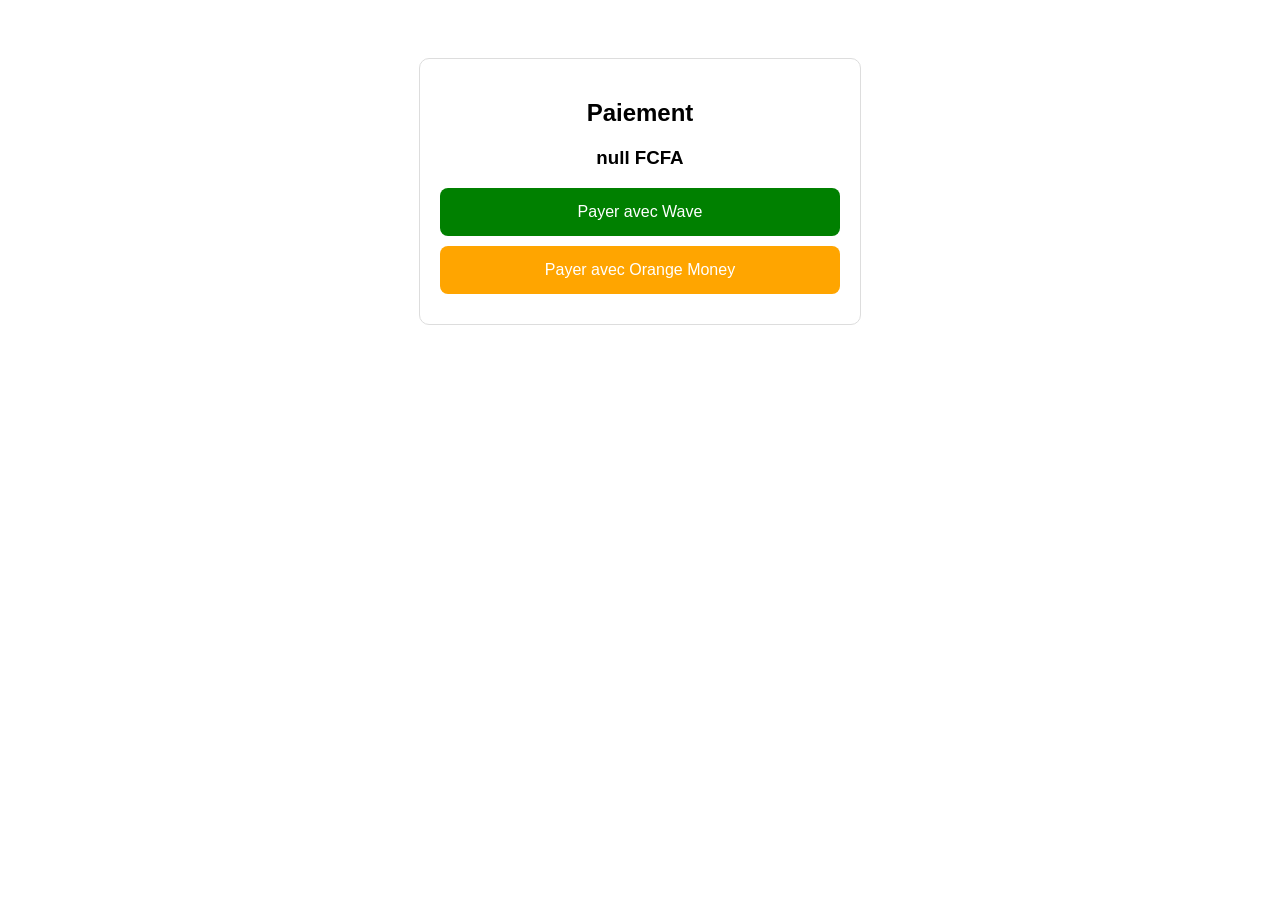
<file: paiement.html>
<!DOCTYPE html>
<html lang="fr">
<head>
    <meta charset="UTF-8">
    <title>Paiement</title>
    <style>
        body{
            font-family: Arial;
            text-align:center;
            padding:50px;
        }

        .box{
            max-width:400px;
            margin:auto;
            padding:20px;
            border:1px solid #ddd;
            border-radius:10px;
        }

        a{
            display:block;
            margin:10px 0;
            padding:15px;
            color:white;
            text-decoration:none;
            border-radius:8px;
        }

        .wave{background:green;}
        .om{background:orange;}
    </style>
</head>

<body>

<div class="box">

    <h2>Paiement</h2>

    <p id="produit"></p>
    <h3 id="prix"></h3>

    <a class="wave" href="tel:*155#">
        Payer avec Wave
    </a>

    <a class="om" href="tel:#144#">
        Payer avec Orange Money
    </a>

</div>

<script>
    let produit = localStorage.getItem("produit");
    let prix = localStorage.getItem("prix");

    document.getElementById("produit").innerText = produit;
    document.getElementById("prix").innerText = prix + " FCFA";
</script>

</body>
</html>
</file>
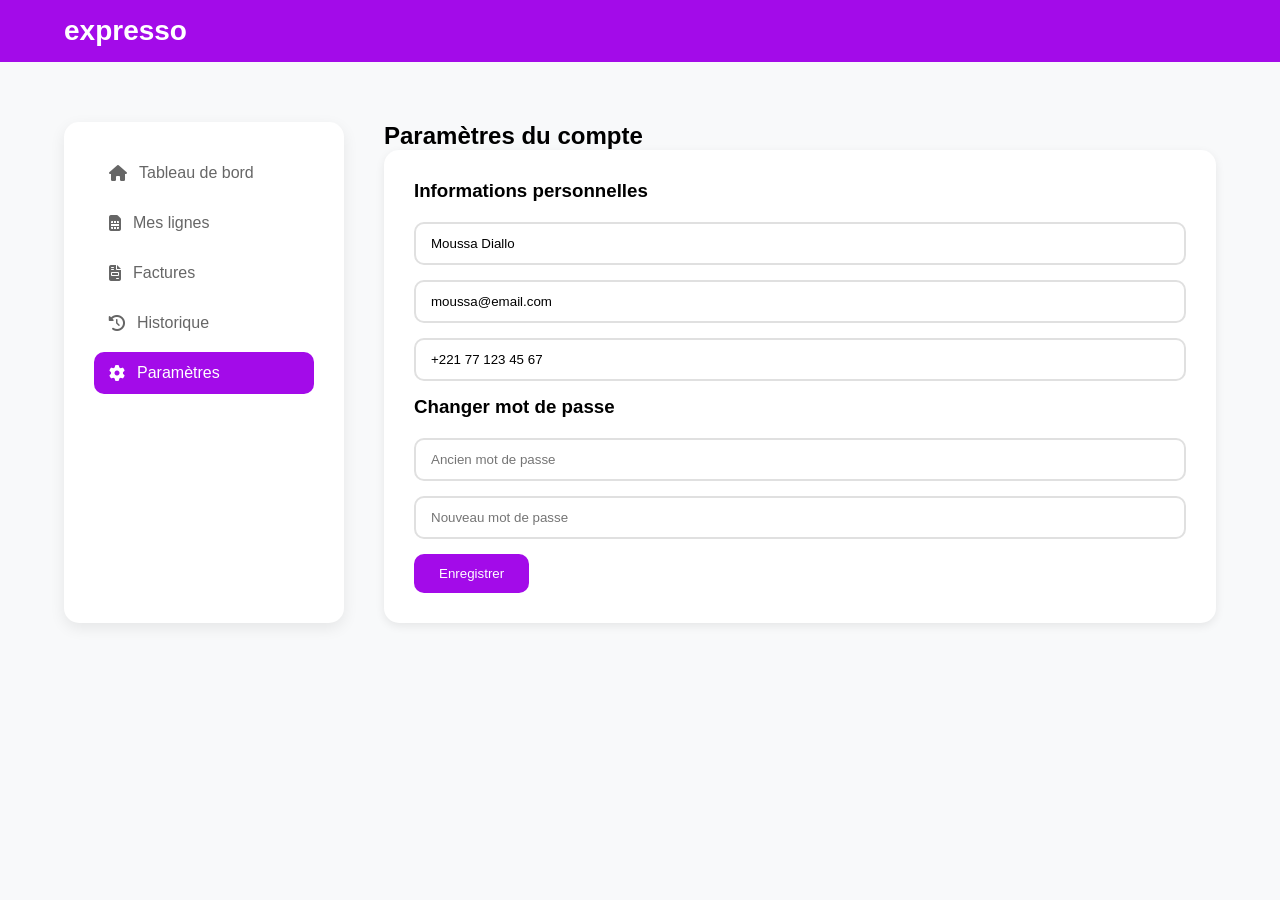
<file: parametres.html>
<!DOCTYPE html>
<html lang="fr">
<head>
<meta charset="UTF-8">
<meta name="viewport" content="width=device-width, initial-scale=1.0">
<title>Paramètres | Expresso</title>
<link rel="stylesheet" href="https://cdnjs.cloudflare.com/ajax/libs/font-awesome/6.4.0/css/all.min.css">
<style>
:root{--primary:#a30be9;}
*{margin:0;padding:0;box-sizing:border-box;font-family:'Poppins',Arial,sans-serif;}
body{background:#f8f9fa;}
.container{width:90%;max-width:1300px;margin:auto;}
header{background:var(--primary);padding:15px 0;}
.logo-text{color:#fff;font-size:28px;font-weight:700;text-decoration:none;}
.compte-page .account-wrapper{padding:60px 0;min-height:70vh;}
.compte-page .account-grid{display:grid;grid-template-columns:280px 1fr;gap:40px;}
.compte-page .account-sidebar{background:#fff;border-radius:15px;padding:30px;box-shadow:0 5px 15px rgba(0,0,0,0.08);}
.compte-page .account-nav{display:flex;flex-direction:column;gap:8px;}
.compte-page .account-nav a{padding:12px 15px;border-radius:10px;color:#666;text-decoration:none;display:flex;align-items:center;gap:12px;}
.compte-page .account-nav a:hover,.compte-page .account-nav a.active{background:#a30be9;color:#fff;}
.settings-form{background:#fff;padding:30px;border-radius:15px;box-shadow:0 3px 10px rgba(0,0,0,0.08);}
.settings-form h3{margin-bottom:20px;}
.settings-form input{width:100%;padding:12px 15px;margin-bottom:15px;border:2px solid #e0e0e0;border-radius:10px;}
.settings-form button{padding:12px 25px;background:var(--primary);color:#fff;border:none;border-radius:10px;cursor:pointer;}
@media(max-width:992px){.compte-page .account-grid{grid-template-columns:1fr;}}
</style>
</head>
<body class="compte-page">
<header><div class="container"><a href="index.html" class="logo-text">expresso</a></div></header>

<section class="account-wrapper">
<div class="container">
<div class="account-grid">
<aside class="account-sidebar">
<nav class="account-nav">
<a href="compte.html"><i class="fas fa-home"></i> Tableau de bord</a>
<a href="mes-lignes.html"><i class="fas fa-sim-card"></i> Mes lignes</a>
<a href="factures.html"><i class="fas fa-file-invoice"></i> Factures</a>
<a href="historique.html"><i class="fas fa-history"></i> Historique</a>
<a href="parametres.html" class="active"><i class="fas fa-cog"></i> Paramètres</a>
</nav>
</aside>

<div class="account-content">
<h2>Paramètres du compte</h2>
<form class="settings-form">
<h3>Informations personnelles</h3>
<input type="text" placeholder="Nom complet" value="Moussa Diallo">
<input type="email" placeholder="Email" value="moussa@email.com">
<input type="tel" placeholder="Téléphone" value="+221 77 123 45 67">
<h3>Changer mot de passe</h3>
<input type="password" placeholder="Ancien mot de passe">
<input type="password" placeholder="Nouveau mot de passe">
<button type="submit">Enregistrer</button>
</form>
</div>
</div>
</div>
</section>
</body>
</html>
</file>
<file: style.css>
/* =========================
   VARIABLES
========================= */
:root{
    --primary:#a30be9;
    --accent:#ff6600;
    --dark:#222;
    --light:#f8f8f8;
    --text:#222;
    --gray:#666;
}

/* =========================
   RESET
========================= */
*{
    margin:0;
    padding:0;
    box-sizing:border-box;
    font-family:'Poppins', sans-serif;
}

body{
    line-height:1.6;
    color:var(--text);
    background:#fff;
}

body.popup-open{
    overflow: hidden;
}

/* =========================
   CONTAINER
========================= */
.container{
    width:90%;
    max-width:1300px;
    margin:auto;
}

/* =========================
   TOP BAR & HEADER
========================= */
.top-bar{
    background:#333;
    color:#ddd;
    padding:8px 0;
    font-size:14px;
}

.top-bar .container{
    display:flex;
    justify-content:space-between;
    align-items:center;
}

.top-bar a{
    color:#ddd;
    margin-right:20px;
    text-decoration:none;
}

.top-bar a:hover{
    color:var(--accent);
}

/* =========================
   HEADER
========================= */
header{
    background:var(--primary);
    padding:15px 0;
    position:sticky;
    top:0;
    z-index:1000;
    box-shadow:0 2px 10px rgba(0,0,0,.1);
}

header .container{
    display:flex;
    justify-content:space-between;
    align-items:center;
    position: relative;
}

.logo-text img{
    width:130px;
    height: 80px;
}

nav{
    display:flex;
    gap:20px;
}

nav a{
    color:white;
    font-weight:600;
    text-decoration:none;
    padding-bottom:5px;
    border-bottom:3px solid transparent;
    transition:0.3s;
}

nav a:hover{
    border-color:#fff;
}

.btn-login{
    background:#fff;
    color:var(--accent)!important;
    padding:10px 20px;
    border-radius:30px;
}

/* =========================
   BURGER MENU
========================= */
.burger{
    display: none;
    font-size: 24px;
    color: #fff;
    cursor: pointer;
}

/* =========================
   HERO (AUTRES PAGES)
========================= */
.hero-slider{
    background:url('https://www.expressotelecom.sn/wp-content/uploads/2025/03/Exp-Buur-2.png') center/cover no-repeat;
    min-height: 100vh;
    width: 100%;
    display:flex;
    align-items:center;
    position:relative;
    color:#fff;
}

.hero-slider::before{
    content:'';
    position:absolute;
    inset:0;
    background:rgba(0,0,0,0.55);
}

.hero-slider .container{
    position:relative;
    z-index:2;
}

.hero-text h1{
    font-size:3.5rem;
}

.hero-text p{
    font-size:1.2rem;
    margin-bottom:20px;
}

/* =========================
   TABS & OFFRES
========================= */
.tabs-section{
    padding:80px 0;
    background:#f8f9fa;
}

.tabs{
    display:flex;
    justify-content:center;
    gap:15px;
    margin-bottom:40px;
}

.tab-btn{
    padding:12px 25px;
    border:none;
    border-radius:30px;
    background:#ddd;
    cursor:pointer;
    font-weight:600;
    transition:0.3s;
}

.tab-btn.active{
    background:var(--primary);
    color:#fff;
}

.tab-content{
    display:none;
}

.tab-content.active{
    display:block;
}

.cards{
    display:grid;
    grid-template-columns:repeat(3,1fr);
    gap:30px;
}

.card{
    border:1px solid #8a09c7;
    border-radius:15px;
    padding:35px;
    background:#a30be9;
    text-align:center;
    transition:0.3s;
    color:#fff;
    position:relative;
}

.card:hover{
    transform:translateY(-8px);
    box-shadow:0 10px 25px rgba(0,0,0,.2);
}

.badge{
    position:absolute;
    top:10px;
    right:10px;
    background:#FDB913;
    color:#000;
    padding:5px 12px;
    border-radius:20px;
    font-weight:700;
    font-size:12px;
}

.prix{
    font-size:3rem;
    color:#FDB913;
    font-weight:bold;
    margin:15px 0;
}

.card button{
    width:100%;
    padding:15px;
    border:none;
    border-radius:30px;
    background:#FDB913;
    color:#000;
    font-weight:600;
    cursor:pointer;
    transition:0.3s;
}

.card button:hover{
    background:#E6A600;
}

/* =========================
   PAIEMENT
========================= */
.paiement-grid{
    display:grid;
    grid-template-columns:repeat(3,1fr);
    gap:15px;
    margin:25px 0;
}

.paiement-card{
    background:#fff;
    padding:20px;
    border-radius:12px;
    border:2px solid #eee;
    cursor:pointer;
    transition:0.3s;
    text-align:center;
}

.paiement-card:hover{
    border-color:#FDB913;
}

.paiement-card.active{
    border-color:#FDB913;
    background:#fff9e6;
}

/* =========================
   POPUP
========================= */
.popup{
    display:none;
    position:fixed;
    inset:0;
    background:rgba(0,0,0,0.7);
    justify-content:center;
    align-items:center;
    z-index:9999;
}

.popup.active{
    display:flex;
}

.popup-content{
    background:#fff;
    width:90%;
    max-width:500px;
    padding:30px;
    border-radius:15px;
    text-align:center;
}

/* =========================
   FOOTER
========================= */
footer {
  background: #8a09c7;
  color: #FDB913;
  padding: 50px 0 20px;
  margin-top: 60px;
}

.footer-grid {
  display: grid;
  grid-template-columns: repeat(auto-fit, minmax(220px, 1fr));
  gap: 40px;
  margin-bottom: 40px;
  text-align: left;
}

.footer-col h3 {
  font-size: 18px;
  margin-bottom: 15px;
  color: var(--primary);
}

.footer-col p {
  color: #ccc;
  line-height: 1.6;
  font-size: 14px;
}

.footer-col ul {
  list-style: none;
  padding: 0;
  margin: 0;
}

.footer-col ul li {
  margin-bottom: 10px;
}

.footer-col ul li a {
  color: #ccc;
  text-decoration: none;
  font-size: 14px;
  transition: 0.3s;
}

.footer-col ul li a:hover {
  color: var(--primary);
  padding-left: 5px;
}

.social-icons {
  display: flex;
  gap: 15px;
}

.social-icons a {
  width: 40px;
  height: 40px;
  background: #333;
  display: flex;
  align-items: center;
  justify-content: center;
  border-radius: 50%;
  color: #fff;
  transition: 0.3s;
}

.social-icons a:hover {
  background: var(--primary);
  transform: translateY(-3px);
}

.footer-bottom {
  border-top: 1px solid #333;
  padding-top: 20px;
  text-align: center;
  color: #888;
  font-size: 14px;
}

/* =========================
   RESPONSIVE
========================= */
@media(max-width:992px){
    .cards,
    .paiement-grid,
    .footer-grid{
        grid-template-columns:1fr;
        text-align: center;
    }
    
    .social-icons {
        justify-content: center;
    }
}

@media(max-width:768px){
    nav{
        position:absolute;
        top:100%;
        left:0;
        width:100%;
        background:var(--primary);
        flex-direction:column;
        align-items:center;
        padding:20px 0;
        display:none;
        gap:15px;
    }

    nav.nav-active{
        display:flex;
    }

    .burger{
        display:block;
    }

    .hero-text h1{
        font-size:2.2rem;
    }
}

/* =========================================================
   ✅ ASSISTANCE PAGE - CORRIGÉE UNIQUEMENT
========================================================= */

.assistance-page{
    background:#fff;
}

/* HERO */
.assistance-page .hero-assistance{
    background: linear-gradient(135deg, #a30be9 0%, #7b06b0 100%);
    color:#fff;
    padding:90px 0;
    text-align:center;
}

.assistance-page .hero-assistance h1{
    font-size:3rem;
    margin-bottom:10px;
}

.assistance-page .hero-assistance p{
    font-size:1.2rem;
    opacity:0.9;
}

/* CONTACT CARDS */
.assistance-page .contact-rapide{
    padding:70px 0;
    background:#f8f9fa;
}

.assistance-page .contact-grid{
    display:grid;
    grid-template-columns:repeat(3,1fr);
    gap:25px;
}

.assistance-page .contact-card{
    background:#fff;
    border-radius:16px;
    padding:30px 20px;
    text-align:center;
    box-shadow:0 6px 20px rgba(0,0,0,0.08);
    transition:0.3s;
}

.assistance-page .contact-card:hover{
    transform:translateY(-8px);
}

/* ICONS */
.assistance-page .icon-circle{
    width:70px;
    height:70px;
    margin:0 auto 15px;
    border-radius:50%;
    display:flex;
    align-items:center;
    justify-content:center;
    background:#a30be9;
    color:#fff;
    font-size:28px;
}

.assistance-page .icon-circle.whatsapp{ background:#25D366; }
.assistance-page .icon-circle.location{ background:#4285F4; }

/* BADGES */
.assistance-page .badge-green{
    display:inline-block;
    padding:5px 12px;
    background:#d4edda;
    color:#155724;
    border-radius:20px;
    font-size:12px;
    font-weight:600;
}

.assistance-page .badge-gray{
    display:inline-block;
    padding:5px 12px;
    background:#e2e3e5;
    color:#383d41;
    border-radius:20px;
    font-size:12px;
    font-weight:600;
}

/* FAQ */
.assistance-page .faq-section{
    padding:80px 0;
}

.assistance-page .section-title{
    text-align:center;
    font-size:2.5rem;
    margin-bottom:50px;
}

.assistance-page .faq-container{
    max-width:800px;
    margin:auto;
}

.assistance-page .faq-item{
    border:1px solid #e0e0e0;
    border-radius:12px;
    margin-bottom:15px;
    overflow:hidden;
}

.assistance-page .faq-question{
    width:100%;
    padding:18px 20px;
    border:none;
    background:none;
    font-weight:600;
    display:flex;
    justify-content:space-between;
    cursor:pointer;
}

.assistance-page .faq-answer{
    max-height:0;
    overflow:hidden;
    transition:0.3s ease;
}

.assistance-page .faq-item.active .faq-answer{
    max-height:200px;
}

.assistance-page .faq-answer p{
    padding:0 20px 20px;
    color:#666;
}

/* RESPONSIVE ASSISTANCE */
@media(max-width:992px){
    .assistance-page .contact-grid{
        grid-template-columns:repeat(2,1fr);
    }
}

@media(max-width:600px){
    .assistance-page .contact-grid{
        grid-template-columns:1fr;
    }

    .assistance-page .hero-assistance h1{
        font-size:2rem;
    }
}
/* ===== SCOPED CSS PAGE MON COMPTE ===== */
.compte-page .account-wrapper {
    padding: 60px 0;
    background: #f8f9fa;
    min-height: 70vh;
}

.compte-page .account-grid {
    display: grid;
    grid-template-columns: 280px 1fr;
    gap: 40px;
}

/* Sidebar */
.compte-page .account-sidebar {
    background: #fff;
    border-radius: 15px;
    padding: 30px;
    height: fit-content;
    box-shadow: 0 5px 15px rgba(0,0,0,0.08);
}

.compte-page .user-info {
    text-align: center;
    padding-bottom: 25px;
    border-bottom: 1px solid #e0e0e0;
    margin-bottom: 25px;
}

.compte-page .avatar {
    width: 80px;
    height: 80px;
    border-radius: 50%;
    background: linear-gradient(135deg, #a30be9, #7b06b0);
    display: flex;
    align-items: center;
    justify-content: center;
    margin: 0 auto 15px;
    font-size: 35px;
    color: #fff;
}

.compte-page .user-info h3 {
    font-size: 20px;
    margin-bottom: 5px;
}

.compte-page .user-info p {
    color: #666;
    font-size: 14px;
}

.compte-page .account-nav {
    display: flex;
    flex-direction: column;
    gap: 8px;
}

.compte-page .account-nav a {
    padding: 12px 15px;
    border-radius: 10px;
    color: #666;
    display: flex;
    align-items: center;
    gap: 12px;
    transition: 0.3s;
}

.compte-page .account-nav a:hover,
.compte-page .account-nav a.active {
    background: #a30be9;
    color: #fff;
}

/* Contenu */
.compte-page .account-content h2 {
    font-size: 28px;
    margin-bottom: 30px;
    color: #222;
}

.compte-page .stats-grid {
    display: grid;
    grid-template-columns: repeat(3, 1fr);
    gap: 20px;
    margin-bottom: 40px;
}

.compte-page .stat-card {
    background: #fff;
    padding: 25px;
    border-radius: 15px;
    display: flex;
    align-items: center;
    gap: 15px;
    box-shadow: 0 3px 10px rgba(0,0,0,0.08);
}

.compte-page .stat-icon {
    width: 55px;
    height: 55px;
    border-radius: 12px;
    display: flex;
    align-items: center;
    justify-content: center;
    font-size: 24px;
    color: #fff;
}

.compte-page .stat-card p {
    color: #666;
    font-size: 14px;
    margin-bottom: 5px;
}

.compte-page .stat-card h3 {
    font-size: 24px;
    color: #222;
}

/* Actions rapides */
.compte-page .quick-actions {
    background: #fff;
    padding: 30px;
    border-radius: 15px;
    margin-bottom: 30px;
    box-shadow: 0 3px 10px rgba(0,0,0,0.08);
}

.compte-page .quick-actions h3 {
    margin-bottom: 20px;
    font-size: 20px;
}

.compte-page .actions-grid {
    display: grid;
    grid-template-columns: repeat(4, 1fr);
    gap: 15px;
}

.compte-page .action-btn {
    padding: 20px;
    border: 2px solid #e0e0e0;
    border-radius: 12px;
    background: #fff;
    cursor: pointer;
    transition: 0.3s;
    display: flex;
    flex-direction: column;
    align-items: center;
    gap: 10px;
}

.compte-page .action-btn:hover {
    border-color: #a30be9;
    background: #f8f4ff;
    transform: translateY(-3px);
}

.compte-page .action-btn i {
    font-size: 28px;
    color: #a30be9;
}

.compte-page .action-btn span {
    font-weight: 600;
    color: #222;
}

/* Activité récente */
.compte-page .recent-activity {
    background: #fff;
    padding: 30px;
    border-radius: 15px;
    box-shadow: 0 3px 10px rgba(0,0,0,0.08);
}

.compte-page .recent-activity h3 {
    margin-bottom: 20px;
    font-size: 20px;
}

.compte-page .activity-item {
    display: flex;
    align-items: center;
    gap: 15px;
    padding: 15px 0;
    border-bottom: 1px solid #f0f0f0;
}

.compte-page .activity-item:last-child {
    border-bottom: none;
}

.compte-page .activity-item i {
    font-size: 20px;
}

.compte-page .activity-item p {
    font-weight: 600;
    margin-bottom: 3px;
}

.compte-page .activity-item span {
    font-size: 13px;
    color: #666;
}

.compte-page .amount {
    margin-left: auto;
    font-weight: 700;
    font-size: 16px;
}

.compte-page .amount.plus { color: #28a745; }
.compte-page .amount.minus { color: #dc3545; }

/* Responsive */
@media(max-width: 992px) {
    .compte-page .account-grid {
        grid-template-columns: 1fr;
    }
    
    .compte-page .stats-grid {
        grid-template-columns: 1fr;
    }
    
    .compte-page .actions-grid {
        grid-template-columns: repeat(2, 1fr);
    }
}

@media(max-width: 600px) {
    .compte-page .actions-grid {
        grid-template-columns: 1fr;
    }
}

/* =========================
   POPUP PAIEMENT - STYLE MAUVE SCOPÉ
========================= */

/* Fond du popup */
.popup .popup-content {
    background: linear-gradient(135deg, #7B2FFF 0%, #6A0DAD 100%);
    color: #fff;
    border-radius: 16px;
    border: none;
    box-shadow: 0 15px 40px rgba(225, 223, 228, 0.4);
}

/* Titres et texte dans le popup */
.popup .popup-content h2,
.popup .popup-content p,
.popup .popup-content strong {
    color: #fff;
}

/* Boutons méthode de paiement : Wave, Orange Money, CinetPay */
.popup .paiement-card {
    background: rgba(255, 255, 255, 0.12);
    border: 2px solid rgba(255, 255, 255, 0.3);
    color: #fff;
    transition: all 0.3s ease;
}

.popup .paiement-card:hover {
    border-color: #FFD700;
    background: rgba(255, 255, 255, 0.2);
    transform: translateY(-3px);
}

.popup .paiement-card.active {
    border-color: #FFD700;
    background: #FFD700;
    color: #222;
}

.popup .paiement-card.active p,
.popup .paiement-card.active strong {
    color: #222;
}

/* Bouton Confirm payment */
.popup .btn-confirm,
.popup button.confirm {
    background: #FFD700;
    color: #222;
    border: none;
    border-radius: 8px;
    padding: 12px 20px;
    font-weight: 700;
    cursor: pointer;
    transition: 0.3s;
}

.popup .btn-confirm:hover {
    background: #FFC107;
    transform: scale(1.05);
}

/* Bouton Close */
.popup .btn-close,
.popup button.close {
    background: rgba(255, 255, 255, 0.2);
    color: #fff;
    border: 1px solid rgba(255, 255, 255, 0.4);
    border-radius: 8px;
    padding: 12px 20px;
    cursor: pointer;
    transition: 0.3s;
}

.popup .btn-close:hover {
    background: rgba(255, 255, 255, 0.3);
}

/* Croix de fermeture */
.popup .popup-content .close-btn,
.popup .popup-content .close {
    color: #fff;
    opacity: 0.8;
}

.popup .popup-content .close-btn:hover {
    opacity: 1;
    color: #FFD700;
}
</file>
